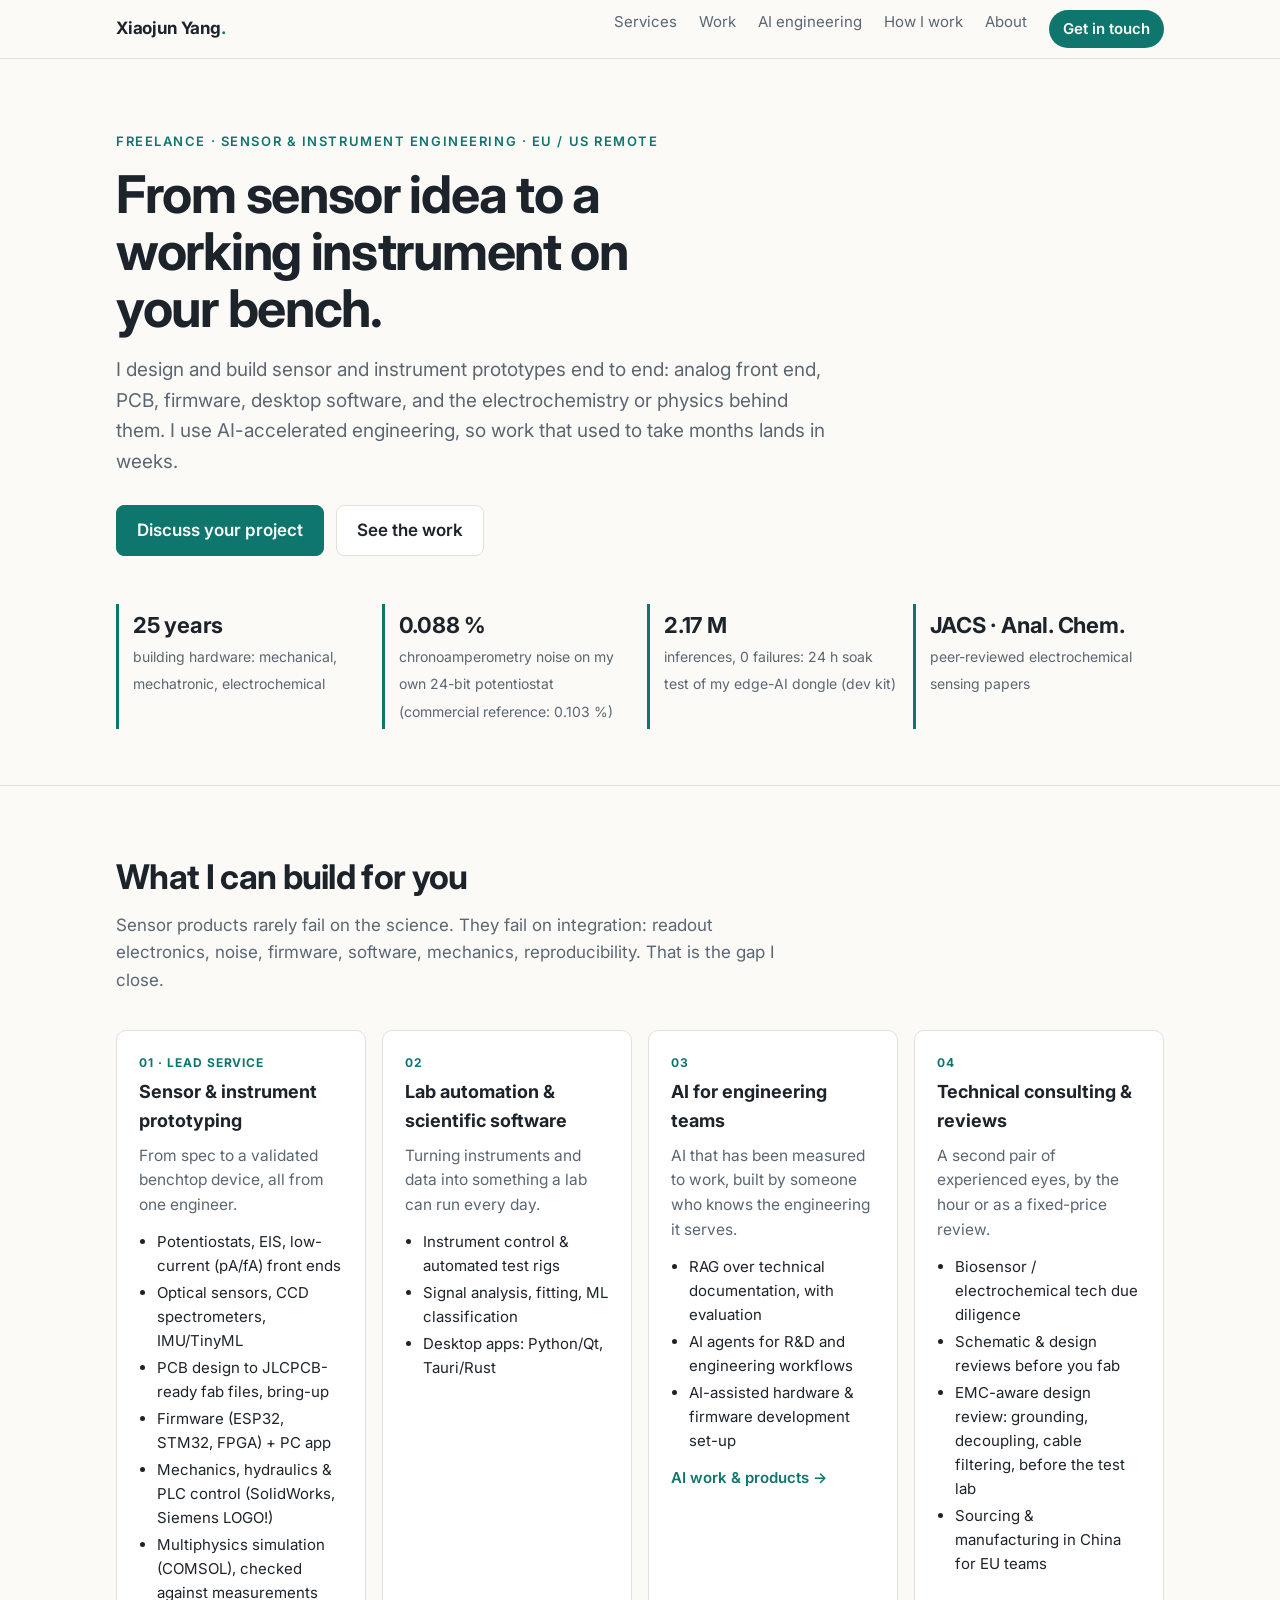
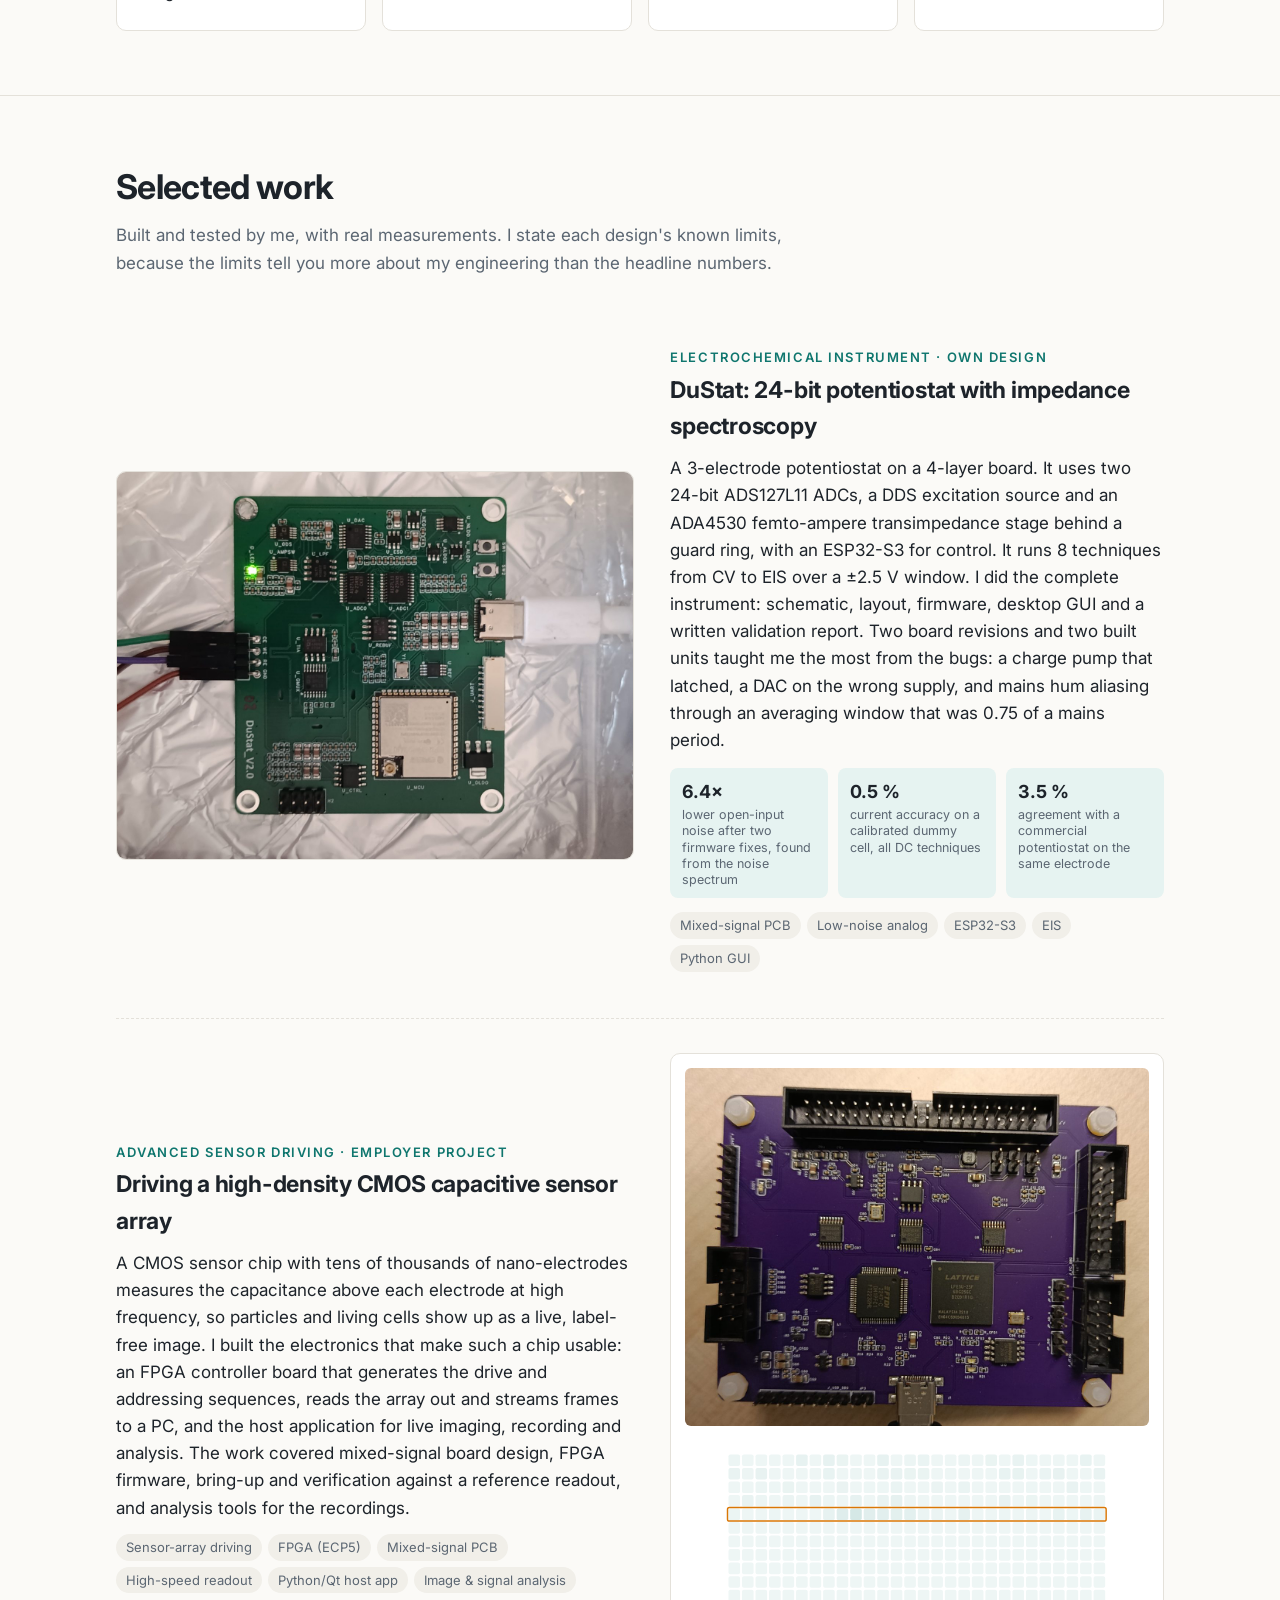
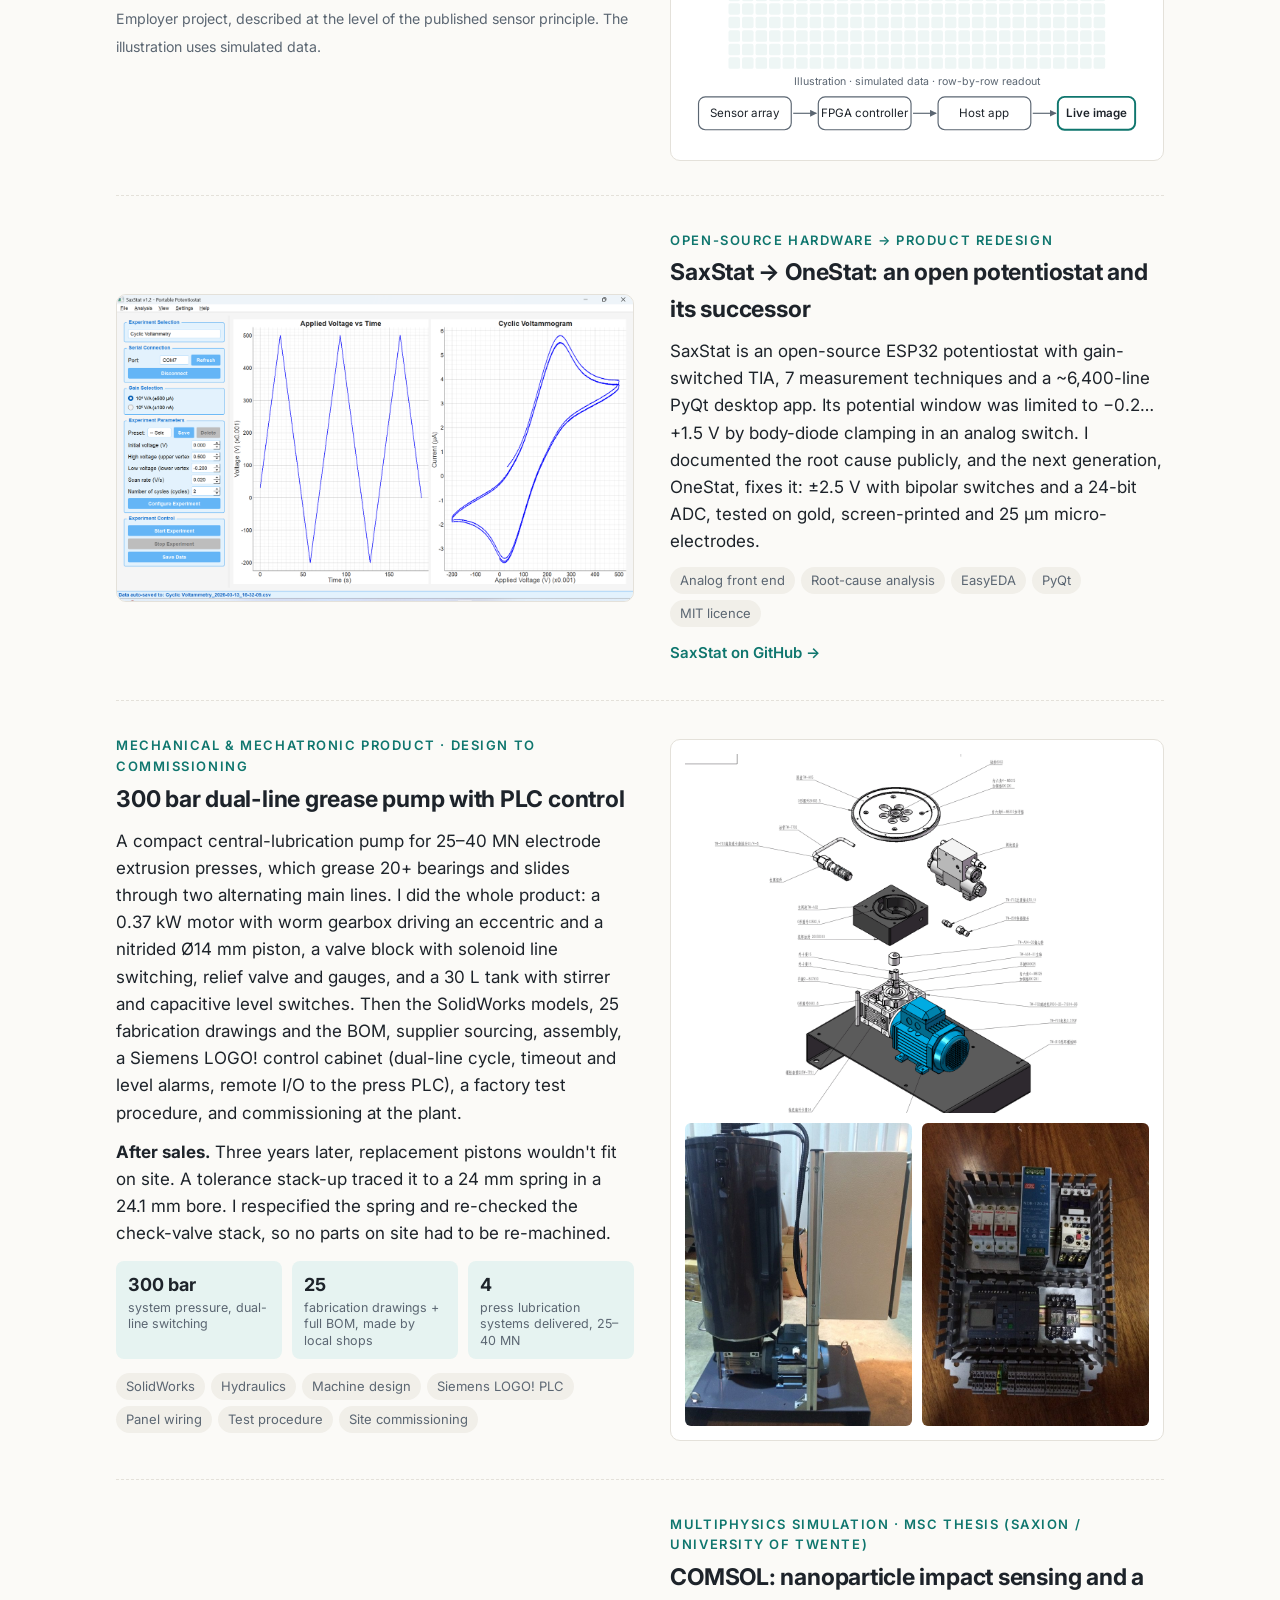
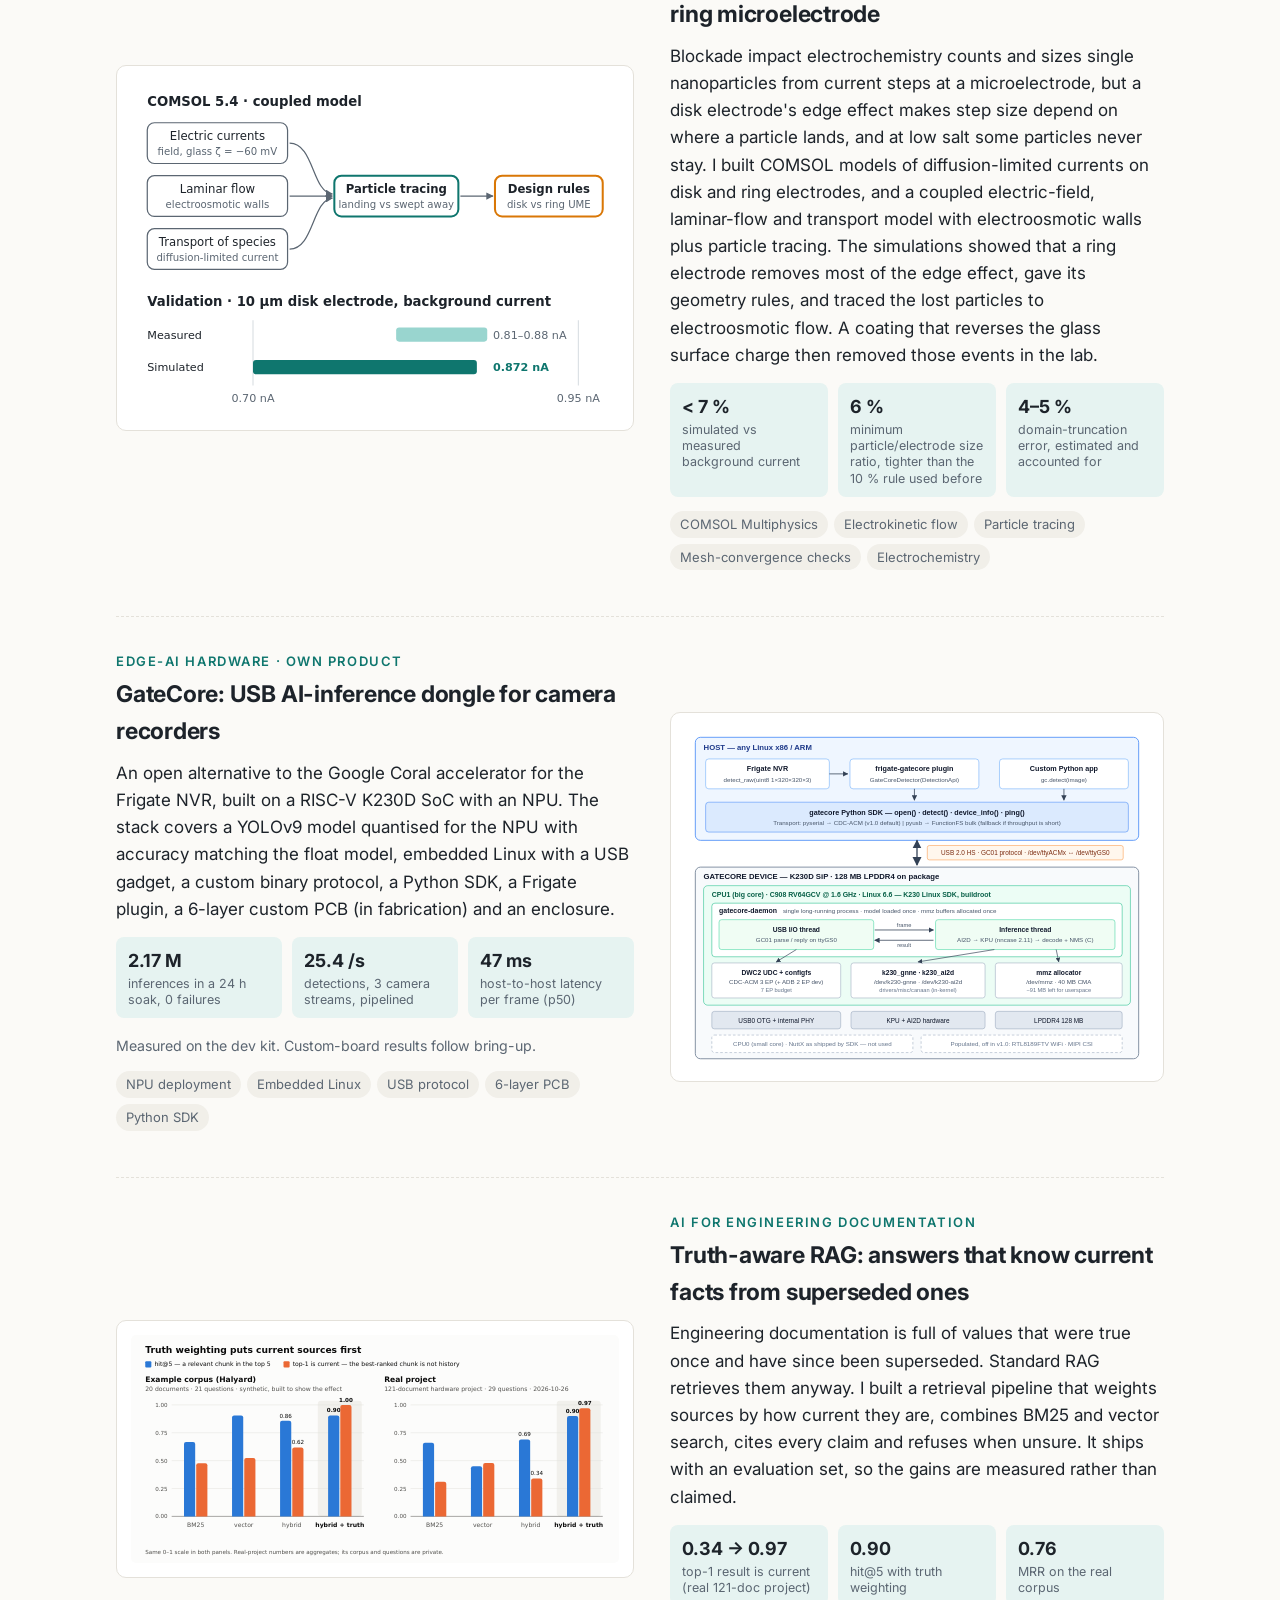
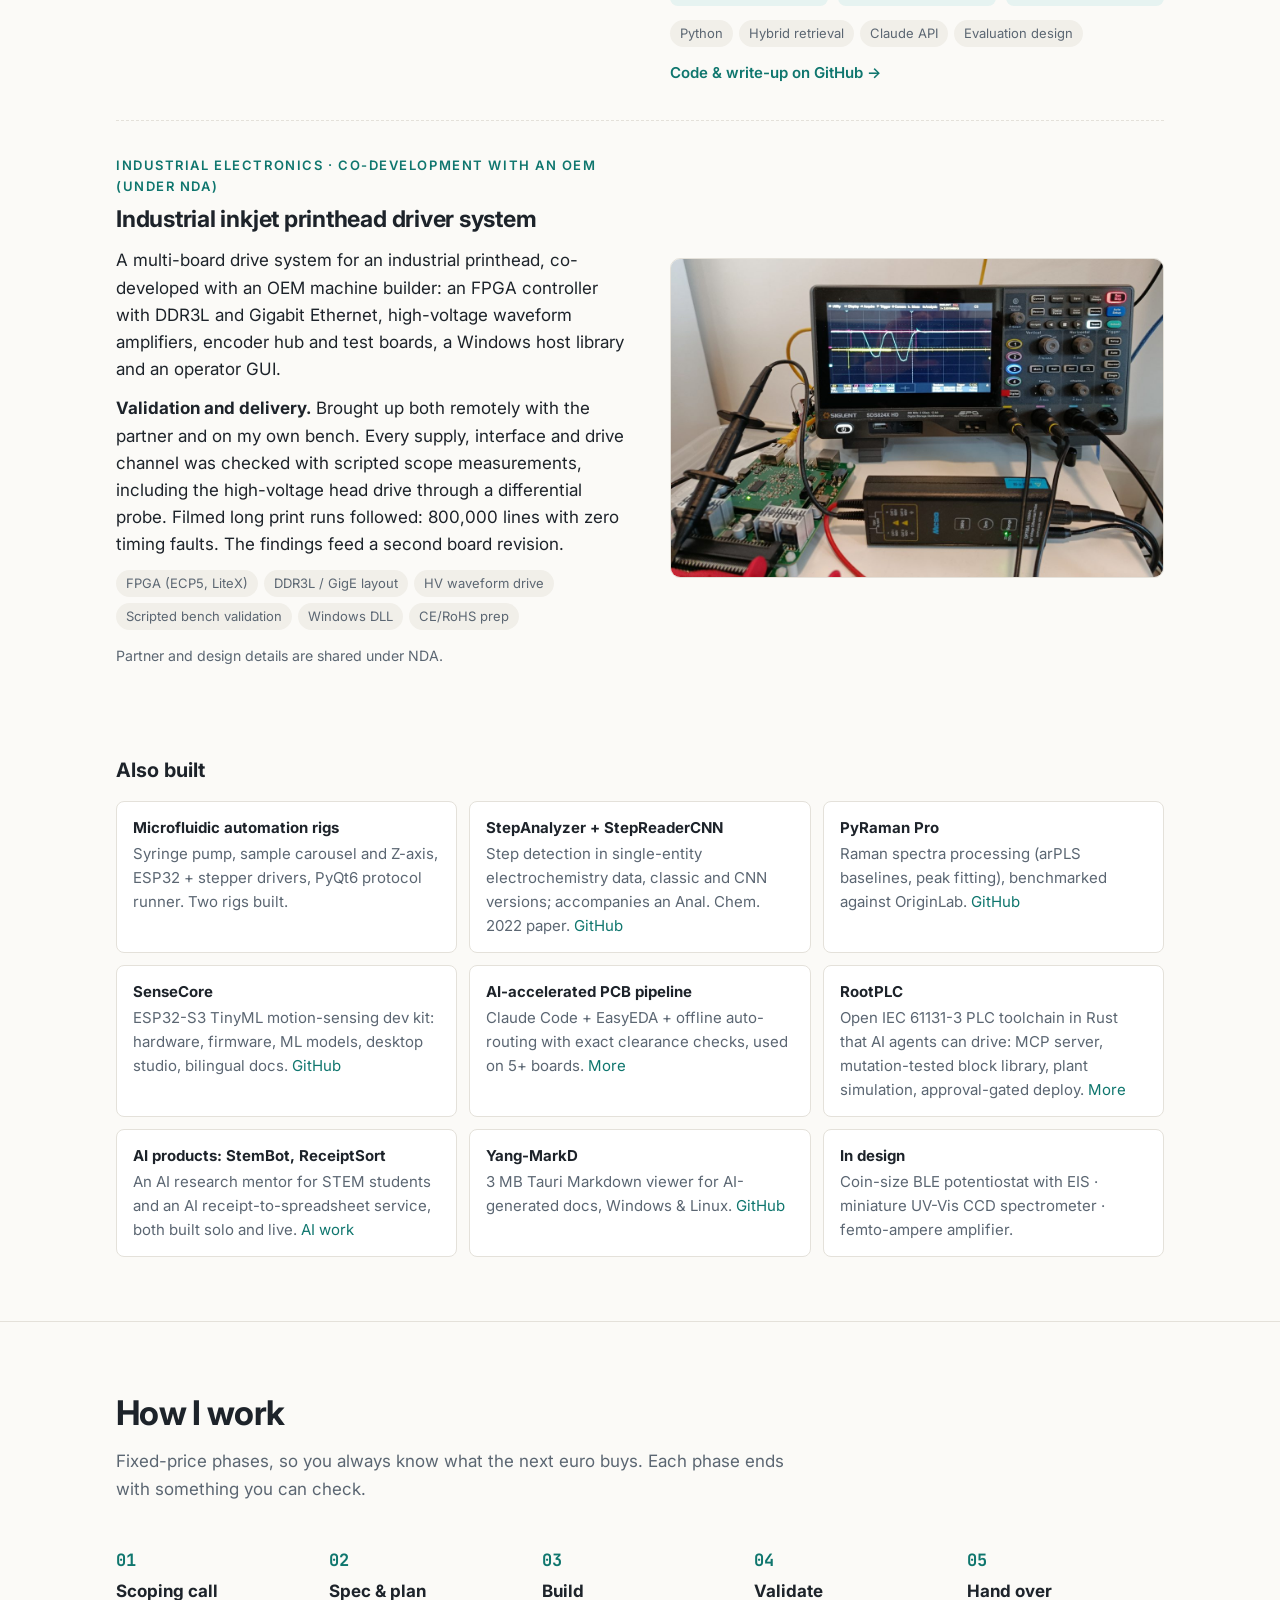
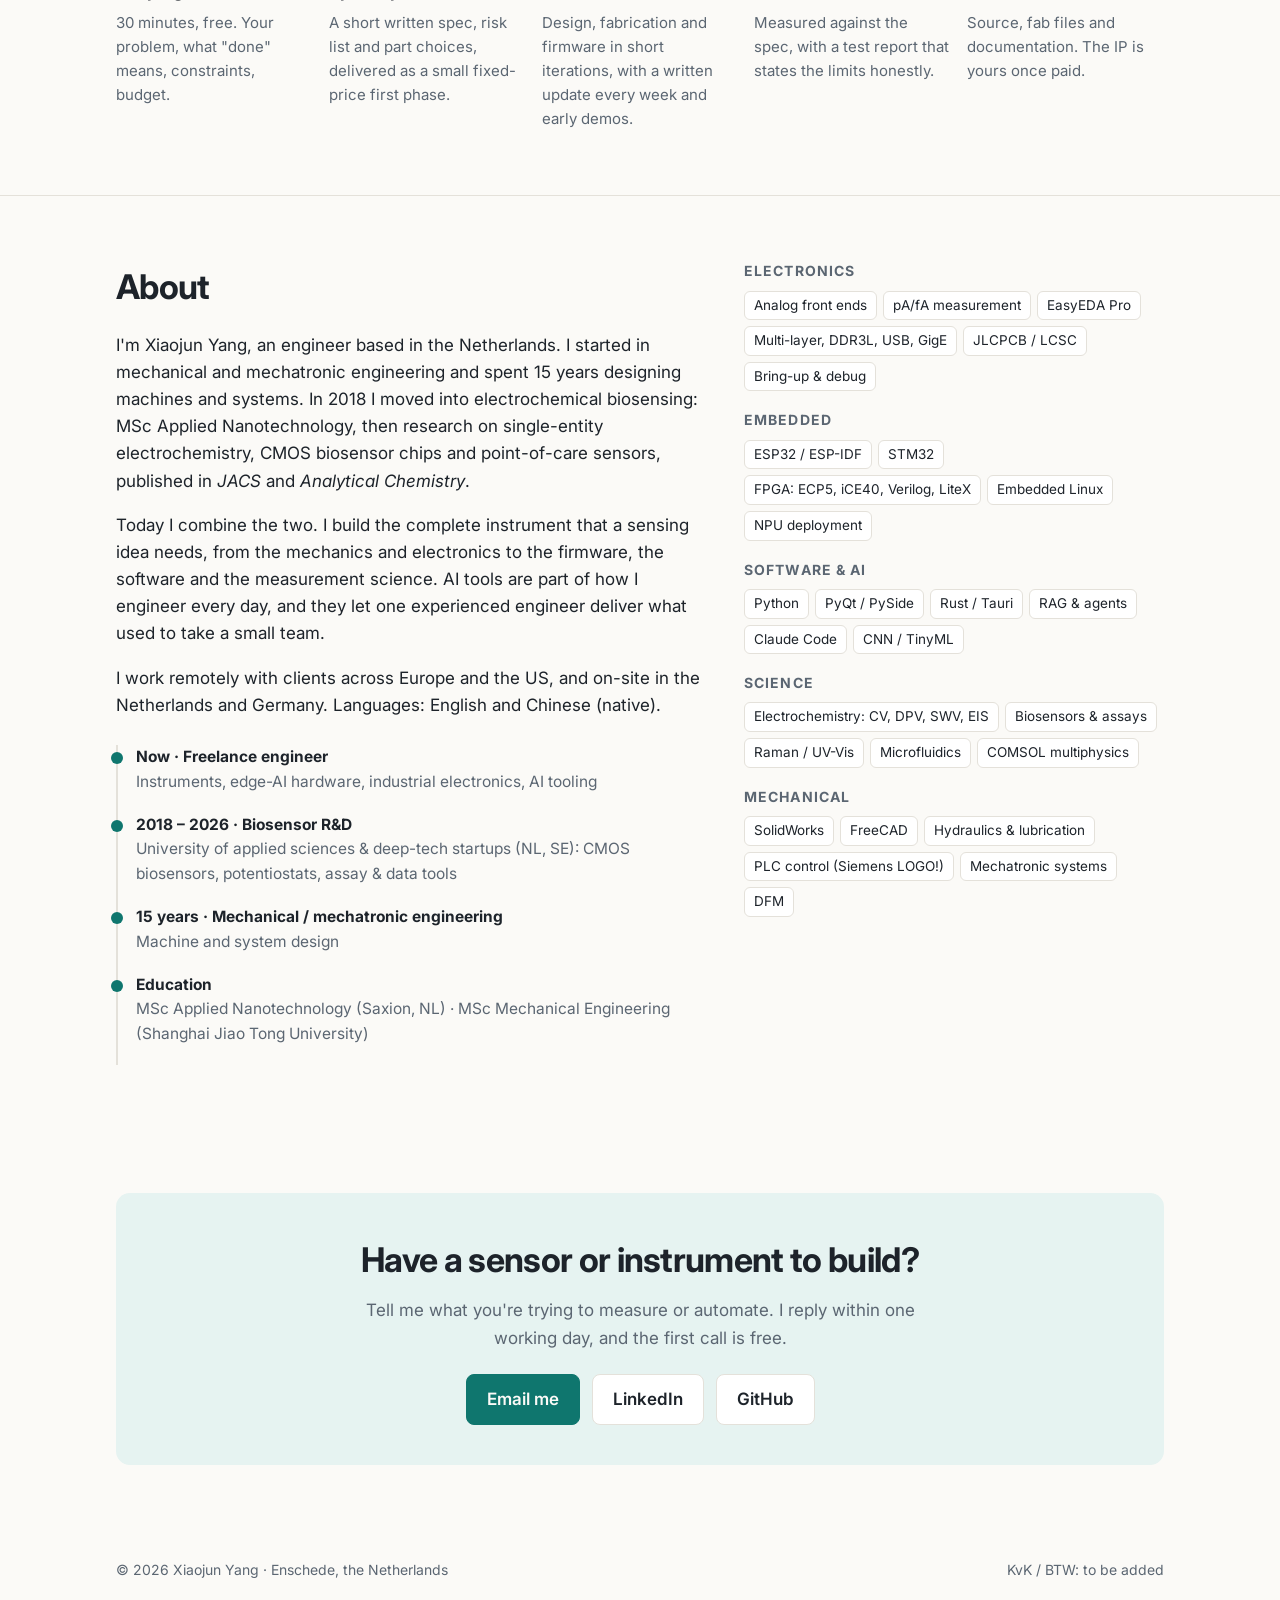
<file: index.html>
<!doctype html>
<html lang="en">
<head>
<meta charset="utf-8">
<meta name="viewport" content="width=device-width, initial-scale=1">
<title>Xiaojun Yang — Sensor & Instrument Engineering</title>
<meta name="description" content="Freelance engineer: I build working sensor and instrument prototypes — electronics, firmware, software and the science behind them. Electrochemical & biosensor instruments, embedded/edge-AI hardware, lab software, AI for engineering teams.">
<meta property="og:title" content="Xiaojun Yang — Sensor & Instrument Engineering">
<meta property="og:description" content="Working sensor and instrument prototypes: PCB, firmware, software and the science behind them. AI-accelerated.">
<meta property="og:image" content="assets/img/dustat-board-3.jpg">
<link rel="preconnect" href="https://fonts.googleapis.com">
<link rel="preconnect" href="https://fonts.gstatic.com" crossorigin>
<link href="https://fonts.googleapis.com/css2?family=Inter:wght@400;600;700&family=JetBrains+Mono:wght@500;700&display=swap" rel="stylesheet">
<link rel="stylesheet" href="style.css">
<link rel="icon" href="data:image/svg+xml,<svg xmlns='http://www.w3.org/2000/svg' viewBox='0 0 32 32'><rect width='32' height='32' rx='7' fill='%230f766e'/><path d='M5 20h5l3-9 4 14 3-9h7' fill='none' stroke='white' stroke-width='2.4' stroke-linecap='round' stroke-linejoin='round'/></svg>">
</head>
<body>

<header class="nav">
  <div class="wrap">
    <a class="brand" href="#">Xiaojun Yang<span>.</span></a>
    <nav class="links">
      <a href="#services">Services</a>
      <a href="#work">Work</a>
      <a href="ai.html">AI engineering</a>
      <a href="#process">How I work</a>
      <a href="#about">About</a>
      <a class="cta" href="#contact">Get in touch</a>
    </nav>
  </div>
</header>

<main>
<!-- HERO -->
<div class="hero">
  <div class="wrap">
    <div class="eyebrow">Freelance · Sensor & instrument engineering · EU / US remote</div>
    <h1>From sensor idea to a working instrument on your bench.</h1>
    <p class="lead">I design and build sensor and instrument prototypes end to end: analog front end, PCB, firmware, desktop software, and the electrochemistry or physics behind them. I use AI-accelerated engineering, so work that used to take months lands in weeks.</p>
    <div class="btns">
      <a class="btn primary" href="#contact">Discuss your project</a>
      <a class="btn" href="#work">See the work</a>
    </div>
    <div class="proof">
      <div><b>25 years</b><small>building hardware: mechanical, mechatronic, electrochemical</small></div>
      <div><b>0.088 %</b><small>chronoamperometry noise on my own 24-bit potentiostat (commercial reference: 0.103 %)</small></div>
      <div><b>2.17 M</b><small>inferences, 0 failures: 24 h soak test of my edge-AI dongle (dev kit)</small></div>
      <div><b>JACS · Anal. Chem.</b><small>peer-reviewed electrochemical sensing papers</small></div>
    </div>
  </div>
</div>

<!-- SERVICES -->
<section id="services">
  <div class="wrap">
    <h2>What I can build for you</h2>
    <p class="sub">Sensor products rarely fail on the science. They fail on integration: readout electronics, noise, firmware, software, mechanics, reproducibility. That is the gap I close.</p>
    <div class="grid4">
      <div class="card">
        <div class="tag">01 · LEAD SERVICE</div>
        <h3>Sensor & instrument prototyping</h3>
        <p>From spec to a validated benchtop device, all from one engineer.</p>
        <ul>
          <li>Potentiostats, EIS, low-current (pA/fA) front ends</li>
          <li>Optical sensors, CCD spectrometers, IMU/TinyML</li>
          <li>PCB design to JLCPCB-ready fab files, bring-up</li>
          <li>Firmware (ESP32, STM32, FPGA) + PC app</li>
          <li>Mechanics, hydraulics & PLC control (SolidWorks, Siemens LOGO!)</li>
          <li>Multiphysics simulation (COMSOL), checked against measurements</li>
        </ul>
      </div>
      <div class="card">
        <div class="tag">02</div>
        <h3>Lab automation & scientific software</h3>
        <p>Turning instruments and data into something a lab can run every day.</p>
        <ul>
          <li>Instrument control & automated test rigs</li>
          <li>Signal analysis, fitting, ML classification</li>
          <li>Desktop apps: Python/Qt, Tauri/Rust</li>
        </ul>
      </div>
      <div class="card">
        <div class="tag">03</div>
        <h3>AI for engineering teams</h3>
        <p>AI that has been measured to work, built by someone who knows the engineering it serves.</p>
        <ul>
          <li>RAG over technical documentation, with evaluation</li>
          <li>AI agents for R&D and engineering workflows</li>
          <li>AI-assisted hardware & firmware development set-up</li>
        </ul>
        <a class="more" href="ai.html" style="display:inline-block;margin-top:10px">AI work & products →</a>
      </div>
      <div class="card">
        <div class="tag">04</div>
        <h3>Technical consulting & reviews</h3>
        <p>A second pair of experienced eyes, by the hour or as a fixed-price review.</p>
        <ul>
          <li>Biosensor / electrochemical tech due diligence</li>
          <li>Schematic & design reviews before you fab</li>
          <li>EMC-aware design review: grounding, decoupling, cable filtering, before the test lab</li>
          <li>Sourcing & manufacturing in China for EU teams</li>
        </ul>
      </div>
    </div>
  </div>
</section>

<!-- WORK -->
<section id="work">
  <div class="wrap">
    <h2>Selected work</h2>
    <p class="sub">Built and tested by me, with real measurements. I state each design's known limits, because the limits tell you more about my engineering than the headline numbers.</p>

    <article class="case">
      <div class="media"><img src="assets/img/dustat-board-3.jpg" alt="DuStat V2.0 potentiostat PCB with ESP32-S3 module, two 24-bit ADCs and a guarded transimpedance stage" loading="lazy"></div>
      <div>
        <div class="eyebrow">Electrochemical instrument · own design</div>
        <h3>DuStat: 24-bit potentiostat with impedance spectroscopy</h3>
        <p>A 3-electrode potentiostat on a 4-layer board. It uses two 24-bit ADS127L11 ADCs, a DDS excitation source and an ADA4530 femto-ampere transimpedance stage behind a guard ring, with an ESP32-S3 for control. It runs 8 techniques from CV to EIS over a ±2.5 V window. I did the complete instrument: schematic, layout, firmware, desktop GUI and a written validation report. Two board revisions and two built units taught me the most from the bugs: a charge pump that latched, a DAC on the wrong supply, and mains hum aliasing through an averaging window that was 0.75 of a mains period.</p>
        <div class="kpis">
          <div><b>6.4×</b><small>lower open-input noise after two firmware fixes, found from the noise spectrum</small></div>
          <div><b>0.5 %</b><small>current accuracy on a calibrated dummy cell, all DC techniques</small></div>
          <div><b>3.5 %</b><small>agreement with a commercial potentiostat on the same electrode</small></div>
        </div>
        <div class="chips"><span>Mixed-signal PCB</span><span>Low-noise analog</span><span>ESP32-S3</span><span>EIS</span><span>Python GUI</span></div>
      </div>
    </article>

    <article class="case flip">
      <div class="media pad">
        <img src="assets/img/sensor-array-controller.jpg" alt="FPGA controller board for a CMOS sensor array: Lattice ECP5 FPGA, USB interface, DAC and ADC channels and ribbon-cable connectors to the sensor board" loading="lazy" style="border-radius:6px;margin-bottom:12px">
        <svg id="array-anim" viewBox="0 0 480 318" role="img" aria-label="Illustration with simulated data: a sensor array is scanned row by row and builds a live image of particles drifting over the electrodes; below, the chain from sensor array to FPGA controller to host application to live image" style="display:block;width:100%;height:auto">
          <defs><marker id="arr-anim-head" viewBox="0 0 10 10" refX="9" refY="5" markerWidth="6" markerHeight="6" orient="auto"><path d="M0 0L10 5L0 10z" fill="#5b6672"/></marker></defs>
          <g id="array-grid"></g>
          <rect id="array-scan" x="44" y="16" width="392" height="14" fill="none" stroke="#d97706" stroke-width="1.5" rx="2"/>
          <g font-family="Inter, system-ui, sans-serif" font-size="12" fill="#1d232a" text-anchor="middle">
            <g fill="none" stroke="#5b6672" stroke-width="1.2">
              <rect x="14" y="268" width="96" height="34" rx="7"/><rect x="138" y="268" width="96" height="34" rx="7"/>
              <rect x="262" y="268" width="96" height="34" rx="7"/><rect x="386" y="268" width="80" height="34" rx="7" stroke="#0f766e" stroke-width="2"/>
              <path d="M112 285H136" marker-end="url(#arr-anim-head)"/><path d="M236 285H260" marker-end="url(#arr-anim-head)"/><path d="M360 285H384" marker-end="url(#arr-anim-head)"/>
            </g>
            <text x="62" y="289">Sensor array</text><text x="186" y="289">FPGA controller</text>
            <text x="310" y="289">Host app</text><text x="426" y="289" font-weight="600">Live image</text>
            <text x="240" y="256" font-size="11" fill="#5b6672">Illustration · simulated data · row-by-row readout</text>
          </g>
        </svg>
        <script>
        (function () {
          var svg = document.getElementById('array-anim'); if (!svg) return;
          var COLS = 28, ROWS = 16, S = 14, X0 = 44, Y0 = 16, NS = 'http://www.w3.org/2000/svg';
          var grid = document.getElementById('array-grid'), scan = document.getElementById('array-scan');
          var cells = [], lo = [238, 246, 245], hi = [15, 118, 110];
          for (var r = 0; r < ROWS; r++) for (var c = 0; c < COLS; c++) {
            var p = document.createElementNS(NS, 'rect');
            p.setAttribute('x', X0 + c * S + 1); p.setAttribute('y', Y0 + r * S + 1);
            p.setAttribute('width', S - 2); p.setAttribute('height', S - 2); p.setAttribute('rx', 2);
            p.setAttribute('fill', 'rgb(238,246,245)'); grid.appendChild(p); cells.push(p);
          }
          // simulated particles: centre (in pixel units), radius, path
          function particles(t) {
            return [
              { x: 14 + 10 * Math.sin(t * 0.21), y: 8 + 4.5 * Math.sin(t * 0.33 + 1), r: 2.6 },
              { x: 14 + 11 * Math.cos(t * 0.15 + 2), y: 8 + 5 * Math.sin(t * 0.19), r: 1.7 },
              { x: ((t * 1.1) % (COLS + 8)) - 4, y: 3 + 1.5 * Math.sin(t * 0.7), r: 1.1 }
            ];
          }
          function value(c, r, ps) {
            var v = 0;
            for (var i = 0; i < ps.length; i++) {
              var dx = c + 0.5 - ps[i].x, dy = r + 0.5 - ps[i].y;
              v += Math.exp(-(dx * dx + dy * dy) / (2 * ps[i].r * ps[i].r));
            }
            v = Math.min(1, v) + (Math.random() - 0.5) * 0.06;
            return Math.max(0, Math.min(1, v));
          }
          function shade(v) {
            return 'rgb(' + [0, 1, 2].map(function (k) { return Math.round(lo[k] + (hi[k] - lo[k]) * v); }).join(',') + ')';
          }
          function writeRow(r, t) {
            var ps = particles(t);
            for (var c = 0; c < COLS; c++) cells[r * COLS + c].setAttribute('fill', shade(value(c, r, ps)));
          }
          var reduce = window.matchMedia && window.matchMedia('(prefers-reduced-motion: reduce)').matches;
          if (reduce) { for (var r0 = 0; r0 < ROWS; r0++) writeRow(r0, 6); scan.style.display = 'none'; return; }
          var row = 0, t = 0, last = 0, visible = true, ROW_MS = 45;
          if ('IntersectionObserver' in window) new IntersectionObserver(function (e) { visible = e[0].isIntersecting; }).observe(svg);
          function tick(now) {
            if (visible && now - last > ROW_MS) {
              last = now; writeRow(row, t);
              scan.setAttribute('y', Y0 + row * S);
              row = (row + 1) % ROWS; t += 0.06;
            }
            requestAnimationFrame(tick);
          }
          requestAnimationFrame(tick);
        })();
        </script>
      </div>
      <div>
        <div class="eyebrow">Advanced sensor driving · employer project</div>
        <h3>Driving a high-density CMOS capacitive sensor array</h3>
        <p>A CMOS sensor chip with tens of thousands of nano-electrodes measures the capacitance above each electrode at high frequency, so particles and living cells show up as a live, label-free image. I built the electronics that make such a chip usable: an FPGA controller board that generates the drive and addressing sequences, reads the array out and streams frames to a PC, and the host application for live imaging, recording and analysis. The work covered mixed-signal board design, FPGA firmware, bring-up and verification against a reference readout, and analysis tools for the recordings.</p>
        <div class="chips"><span>Sensor-array driving</span><span>FPGA (ECP5)</span><span>Mixed-signal PCB</span><span>High-speed readout</span><span>Python/Qt host app</span><span>Image & signal analysis</span></div>
        <p><small style="color:var(--muted)">Employer project, described at the level of the published sensor principle. The illustration uses simulated data.</small></p>
      </div>
    </article>

    <article class="case">
      <div class="media"><img src="assets/img/saxstat-cv.png" alt="SaxStat desktop application showing a cyclic voltammogram of ferrocene" loading="lazy"></div>
      <div>
        <div class="eyebrow">Open-source hardware → product redesign</div>
        <h3>SaxStat → OneStat: an open potentiostat and its successor</h3>
        <p>SaxStat is an open-source ESP32 potentiostat with gain-switched TIA, 7 measurement techniques and a ~6,400-line PyQt desktop app. Its potential window was limited to −0.2…+1.5 V by body-diode clamping in an analog switch. I documented the root cause publicly, and the next generation, OneStat, fixes it: ±2.5 V with bipolar switches and a 24-bit ADC, tested on gold, screen-printed and 25 µm micro-electrodes.</p>
        <div class="chips"><span>Analog front end</span><span>Root-cause analysis</span><span>EasyEDA</span><span>PyQt</span><span>MIT licence</span></div>
        <a class="more" href="https://github.com/xiaojunyang0805/SaxStat">SaxStat on GitHub →</a>
      </div>
    </article>

    <article class="case flip">
      <div class="media pad">
        <img src="assets/img/minitwin-exploded.png" alt="Exploded CAD view of the dual-line pump body: motor, worm gearbox, shaft and eccentric, main block, piston assembly, directional valve block and tank disc" loading="lazy" style="border-radius:6px">
        <div style="display:grid;grid-template-columns:1fr 1fr;gap:10px;margin-top:10px">
          <img src="assets/img/minitwin-unit.jpg" alt="Built pump unit with 30 litre grease tank and wall-mounted control cabinet in the workshop" loading="lazy" style="border-radius:6px">
          <img src="assets/img/minitwin-cabinet.jpg" alt="Control cabinet wiring: breakers, 24 V supply, Siemens LOGO! PLC and motor contactor" loading="lazy" style="border-radius:6px">
        </div>
      </div>
      <div>
        <div class="eyebrow">Mechanical & mechatronic product · design to commissioning</div>
        <h3>300 bar dual-line grease pump with PLC control</h3>
        <p>A compact central-lubrication pump for 25–40 MN electrode extrusion presses, which grease 20+ bearings and slides through two alternating main lines. I did the whole product: a 0.37 kW motor with worm gearbox driving an eccentric and a nitrided Ø14 mm piston, a valve block with solenoid line switching, relief valve and gauges, and a 30 L tank with stirrer and capacitive level switches. Then the SolidWorks models, 25 fabrication drawings and the BOM, supplier sourcing, assembly, a Siemens LOGO! control cabinet (dual-line cycle, timeout and level alarms, remote I/O to the press PLC), a factory test procedure, and commissioning at the plant.</p>
        <p><b>After sales.</b> Three years later, replacement pistons wouldn't fit on site. A tolerance stack-up traced it to a 24 mm spring in a 24.1 mm bore. I respecified the spring and re-checked the check-valve stack, so no parts on site had to be re-machined.</p>
        <div class="kpis">
          <div><b>300 bar</b><small>system pressure, dual-line switching</small></div>
          <div><b>25</b><small>fabrication drawings + full BOM, made by local shops</small></div>
          <div><b>4</b><small>press lubrication systems delivered, 25–40 MN</small></div>
        </div>
        <div class="chips"><span>SolidWorks</span><span>Hydraulics</span><span>Machine design</span><span>Siemens LOGO! PLC</span><span>Panel wiring</span><span>Test procedure</span><span>Site commissioning</span></div>
      </div>
    </article>

    <article class="case">
      <div class="media pad"><img src="assets/img/comsol-model-validation.svg" alt="COMSOL model chain (electric currents, laminar flow and species transport feeding particle tracing) and a validation chart: simulated 0.872 nA inside the measured 0.81 to 0.88 nA" loading="lazy"></div>
      <div>
        <div class="eyebrow">Multiphysics simulation · MSc thesis (Saxion / University of Twente)</div>
        <h3>COMSOL: nanoparticle impact sensing and a ring microelectrode</h3>
        <p>Blockade impact electrochemistry counts and sizes single nanoparticles from current steps at a microelectrode, but a disk electrode's edge effect makes step size depend on where a particle lands, and at low salt some particles never stay. I built COMSOL models of diffusion-limited currents on disk and ring electrodes, and a coupled electric-field, laminar-flow and transport model with electroosmotic walls plus particle tracing. The simulations showed that a ring electrode removes most of the edge effect, gave its geometry rules, and traced the lost particles to electroosmotic flow. A coating that reverses the glass surface charge then removed those events in the lab.</p>
        <div class="kpis">
          <div><b>&lt; 7 %</b><small>simulated vs measured background current</small></div>
          <div><b>6 %</b><small>minimum particle/electrode size ratio, tighter than the 10 % rule used before</small></div>
          <div><b>4–5 %</b><small>domain-truncation error, estimated and accounted for</small></div>
        </div>
        <div class="chips"><span>COMSOL Multiphysics</span><span>Electrokinetic flow</span><span>Particle tracing</span><span>Mesh-convergence checks</span><span>Electrochemistry</span></div>
      </div>
    </article>

    <article class="case flip">
      <div class="media pad"><img src="assets/img/gatecore-sys_01_overview.svg" alt="GateCore system overview: Frigate NVR host plugin, Python SDK, USB protocol and K230D device with NPU" loading="lazy"></div>
      <div>
        <div class="eyebrow">Edge-AI hardware · own product</div>
        <h3>GateCore: USB AI-inference dongle for camera recorders</h3>
        <p>An open alternative to the Google Coral accelerator for the Frigate NVR, built on a RISC-V K230D SoC with an NPU. The stack covers a YOLOv9 model quantised for the NPU with accuracy matching the float model, embedded Linux with a USB gadget, a custom binary protocol, a Python SDK, a Frigate plugin, a 6-layer custom PCB (in fabrication) and an enclosure.</p>
        <div class="kpis">
          <div><b>2.17 M</b><small>inferences in a 24 h soak, 0 failures</small></div>
          <div><b>25.4 /s</b><small>detections, 3 camera streams, pipelined</small></div>
          <div><b>47 ms</b><small>host-to-host latency per frame (p50)</small></div>
        </div>
        <p><small style="color:var(--muted)">Measured on the dev kit. Custom-board results follow bring-up.</small></p>
        <div class="chips"><span>NPU deployment</span><span>Embedded Linux</span><span>USB protocol</span><span>6-layer PCB</span><span>Python SDK</span></div>
      </div>
    </article>

    <article class="case">
      <div class="media pad"><img src="assets/img/rag-ablation.svg" alt="Bar charts: truth-aware retrieval raises hit@5 and top-1-is-current on example and real corpora" loading="lazy"></div>
      <div>
        <div class="eyebrow">AI for engineering documentation</div>
        <h3>Truth-aware RAG: answers that know current facts from superseded ones</h3>
        <p>Engineering documentation is full of values that were true once and have since been superseded. Standard RAG retrieves them anyway. I built a retrieval pipeline that weights sources by how current they are, combines BM25 and vector search, cites every claim and refuses when unsure. It ships with an evaluation set, so the gains are measured rather than claimed.</p>
        <div class="kpis">
          <div><b>0.34 → 0.97</b><small>top-1 result is current (real 121-doc project)</small></div>
          <div><b>0.90</b><small>hit@5 with truth weighting</small></div>
          <div><b>0.76</b><small>MRR on the real corpus</small></div>
        </div>
        <div class="chips"><span>Python</span><span>Hybrid retrieval</span><span>Claude API</span><span>Evaluation design</span></div>
        <a class="more" href="https://github.com/xiaojunyang0805/RAG_demo_pub">Code & write-up on GitHub →</a>
      </div>
    </article>

    <article class="case flip">
      <div class="media"><img src="assets/img/printhead-bench-scope.jpg" alt="In-house bench test of the printhead driver: oscilloscope showing a multi-pulse head drive waveform, high-voltage differential probe and the driver boards" loading="lazy"></div>
      <div>
        <div class="eyebrow">Industrial electronics · co-development with an OEM (under NDA)</div>
        <h3>Industrial inkjet printhead driver system</h3>
        <p>A multi-board drive system for an industrial printhead, co-developed with an OEM machine builder: an FPGA controller with DDR3L and Gigabit Ethernet, high-voltage waveform amplifiers, encoder hub and test boards, a Windows host library and an operator GUI.</p>
        <p><b>Validation and delivery.</b> Brought up both remotely with the partner and on my own bench. Every supply, interface and drive channel was checked with scripted scope measurements, including the high-voltage head drive through a differential probe. Filmed long print runs followed: 800,000 lines with zero timing faults. The findings feed a second board revision.</p>
        <div class="chips"><span>FPGA (ECP5, LiteX)</span><span>DDR3L / GigE layout</span><span>HV waveform drive</span><span>Scripted bench validation</span><span>Windows DLL</span><span>CE/RoHS prep</span></div>
        <p><small style="color:var(--muted)">Partner and design details are shared under NDA.</small></p>
      </div>
    </article>

    <h3 style="margin:40px 0 14px">Also built</h3>
    <div class="also">
      <div><b>Microfluidic automation rigs</b><span>Syringe pump, sample carousel and Z-axis, ESP32 + stepper drivers, PyQt6 protocol runner. Two rigs built.</span></div>
      <div><b>StepAnalyzer + StepReaderCNN</b><span>Step detection in single-entity electrochemistry data, classic and CNN versions; accompanies an Anal. Chem. 2022 paper. <a href="https://github.com/xiaojunyang0805/2024_StepAnalyzer">GitHub</a></span></div>
      <div><b>PyRaman Pro</b><span>Raman spectra processing (arPLS baselines, peak fitting), benchmarked against OriginLab. <a href="https://github.com/xiaojunyang0805/PyRaman_Pro">GitHub</a></span></div>
      <div><b>SenseCore</b><span>ESP32-S3 TinyML motion-sensing dev kit: hardware, firmware, ML models, desktop studio, bilingual docs. <a href="https://github.com/HardCore-Electronics/SenseCore">GitHub</a></span></div>
      <div><b>AI-accelerated PCB pipeline</b><span>Claude Code + EasyEDA + offline auto-routing with exact clearance checks, used on 5+ boards. <a href="ai.html#work">More</a></span></div>
      <div><b>RootPLC</b><span>Open IEC 61131-3 PLC toolchain in Rust that AI agents can drive: MCP server, mutation-tested block library, plant simulation, approval-gated deploy. <a href="ai.html#work">More</a></span></div>
      <div><b>AI products: StemBot, ReceiptSort</b><span>An AI research mentor for STEM students and an AI receipt-to-spreadsheet service, both built solo and live. <a href="ai.html#work">AI work</a></span></div>
      <div><b>Yang-MarkD</b><span>3 MB Tauri Markdown viewer for AI-generated docs, Windows & Linux. <a href="https://github.com/xiaojunyang0805/Yang-MarkD">GitHub</a></span></div>
      <div><b>In design</b><span>Coin-size BLE potentiostat with EIS · miniature UV-Vis CCD spectrometer · femto-ampere amplifier.</span></div>
    </div>
  </div>
</section>

<!-- PROCESS -->
<section id="process">
  <div class="wrap">
    <h2>How I work</h2>
    <p class="sub">Fixed-price phases, so you always know what the next euro buys. Each phase ends with something you can check.</p>
    <div class="steps">
      <div><h4>Scoping call</h4><p>30 minutes, free. Your problem, what "done" means, constraints, budget.</p></div>
      <div><h4>Spec & plan</h4><p>A short written spec, risk list and part choices, delivered as a small fixed-price first phase.</p></div>
      <div><h4>Build</h4><p>Design, fabrication and firmware in short iterations, with a written update every week and early demos.</p></div>
      <div><h4>Validate</h4><p>Measured against the spec, with a test report that states the limits honestly.</p></div>
      <div><h4>Hand over</h4><p>Source, fab files and documentation. The IP is yours once paid.</p></div>
    </div>
  </div>
</section>

<!-- ABOUT -->
<section id="about">
  <div class="wrap about">
    <div>
      <h2>About</h2>
      <p>I'm Xiaojun Yang, an engineer based in the Netherlands. I started in mechanical and mechatronic engineering and spent 15 years designing machines and systems. In 2018 I moved into electrochemical biosensing: MSc Applied Nanotechnology, then research on single-entity electrochemistry, CMOS biosensor chips and point-of-care sensors, published in <i>JACS</i> and <i>Analytical Chemistry</i>.</p>
      <p>Today I combine the two. I build the complete instrument that a sensing idea needs, from the mechanics and electronics to the firmware, the software and the measurement science. AI tools are part of how I engineer every day, and they let one experienced engineer deliver what used to take a small team.</p>
      <p>I work remotely with clients across Europe and the US, and on-site in the Netherlands and Germany. Languages: English and Chinese (native).</p>
      <ul class="timeline" style="margin-top:26px">
        <li><b>Now · Freelance engineer</b><span>Instruments, edge-AI hardware, industrial electronics, AI tooling</span></li>
        <li><b>2018 – 2026 · Biosensor R&D</b><span>University of applied sciences & deep-tech startups (NL, SE): CMOS biosensors, potentiostats, assay & data tools</span></li>
        <li><b>15 years · Mechanical / mechatronic engineering</b><span>Machine and system design</span></li>
        <li><b>Education</b><span>MSc Applied Nanotechnology (Saxion, NL) · MSc Mechanical Engineering (Shanghai Jiao Tong University)</span></li>
      </ul>
    </div>
    <div>
      <div class="stack-group"><h4>Electronics</h4><div class="stack"><span>Analog front ends</span><span>pA/fA measurement</span><span>EasyEDA Pro</span><span>Multi-layer, DDR3L, USB, GigE</span><span>JLCPCB / LCSC</span><span>Bring-up & debug</span></div></div>
      <div class="stack-group"><h4>Embedded</h4><div class="stack"><span>ESP32 / ESP-IDF</span><span>STM32</span><span>FPGA: ECP5, iCE40, Verilog, LiteX</span><span>Embedded Linux</span><span>NPU deployment</span></div></div>
      <div class="stack-group"><h4>Software & AI</h4><div class="stack"><span>Python</span><span>PyQt / PySide</span><span>Rust / Tauri</span><span>RAG & agents</span><span>Claude Code</span><span>CNN / TinyML</span></div></div>
      <div class="stack-group"><h4>Science</h4><div class="stack"><span>Electrochemistry: CV, DPV, SWV, EIS</span><span>Biosensors & assays</span><span>Raman / UV-Vis</span><span>Microfluidics</span><span>COMSOL multiphysics</span></div></div>
      <div class="stack-group"><h4>Mechanical</h4><div class="stack"><span>SolidWorks</span><span>FreeCAD</span><span>Hydraulics & lubrication</span><span>PLC control (Siemens LOGO!)</span><span>Mechatronic systems</span><span>DFM</span></div></div>
    </div>
  </div>
</section>

<!-- CONTACT -->
<section id="contact" style="border-top:0">
  <div class="wrap">
    <div class="contact">
      <h2>Have a sensor or instrument to build?</h2>
      <p>Tell me what you're trying to measure or automate. I reply within one working day, and the first call is free.</p>
      <div class="btns">
        <a class="btn primary" href="mailto:xiaojunyang0805@gmail.com?subject=Project%20enquiry">Email me</a>
        <a class="btn" href="https://www.linkedin.com/in/xiaojun-yang-5066b0114">LinkedIn</a>
        <a class="btn" href="https://github.com/xiaojunyang0805">GitHub</a>
      </div>
    </div>
  </div>
</section>
</main>

<footer>
  <div class="wrap">
    <span>© 2026 Xiaojun Yang · Enschede, the Netherlands</span>
    <span>KvK / BTW: to be added</span>
  </div>
</footer>
</body>
</html>
</file>
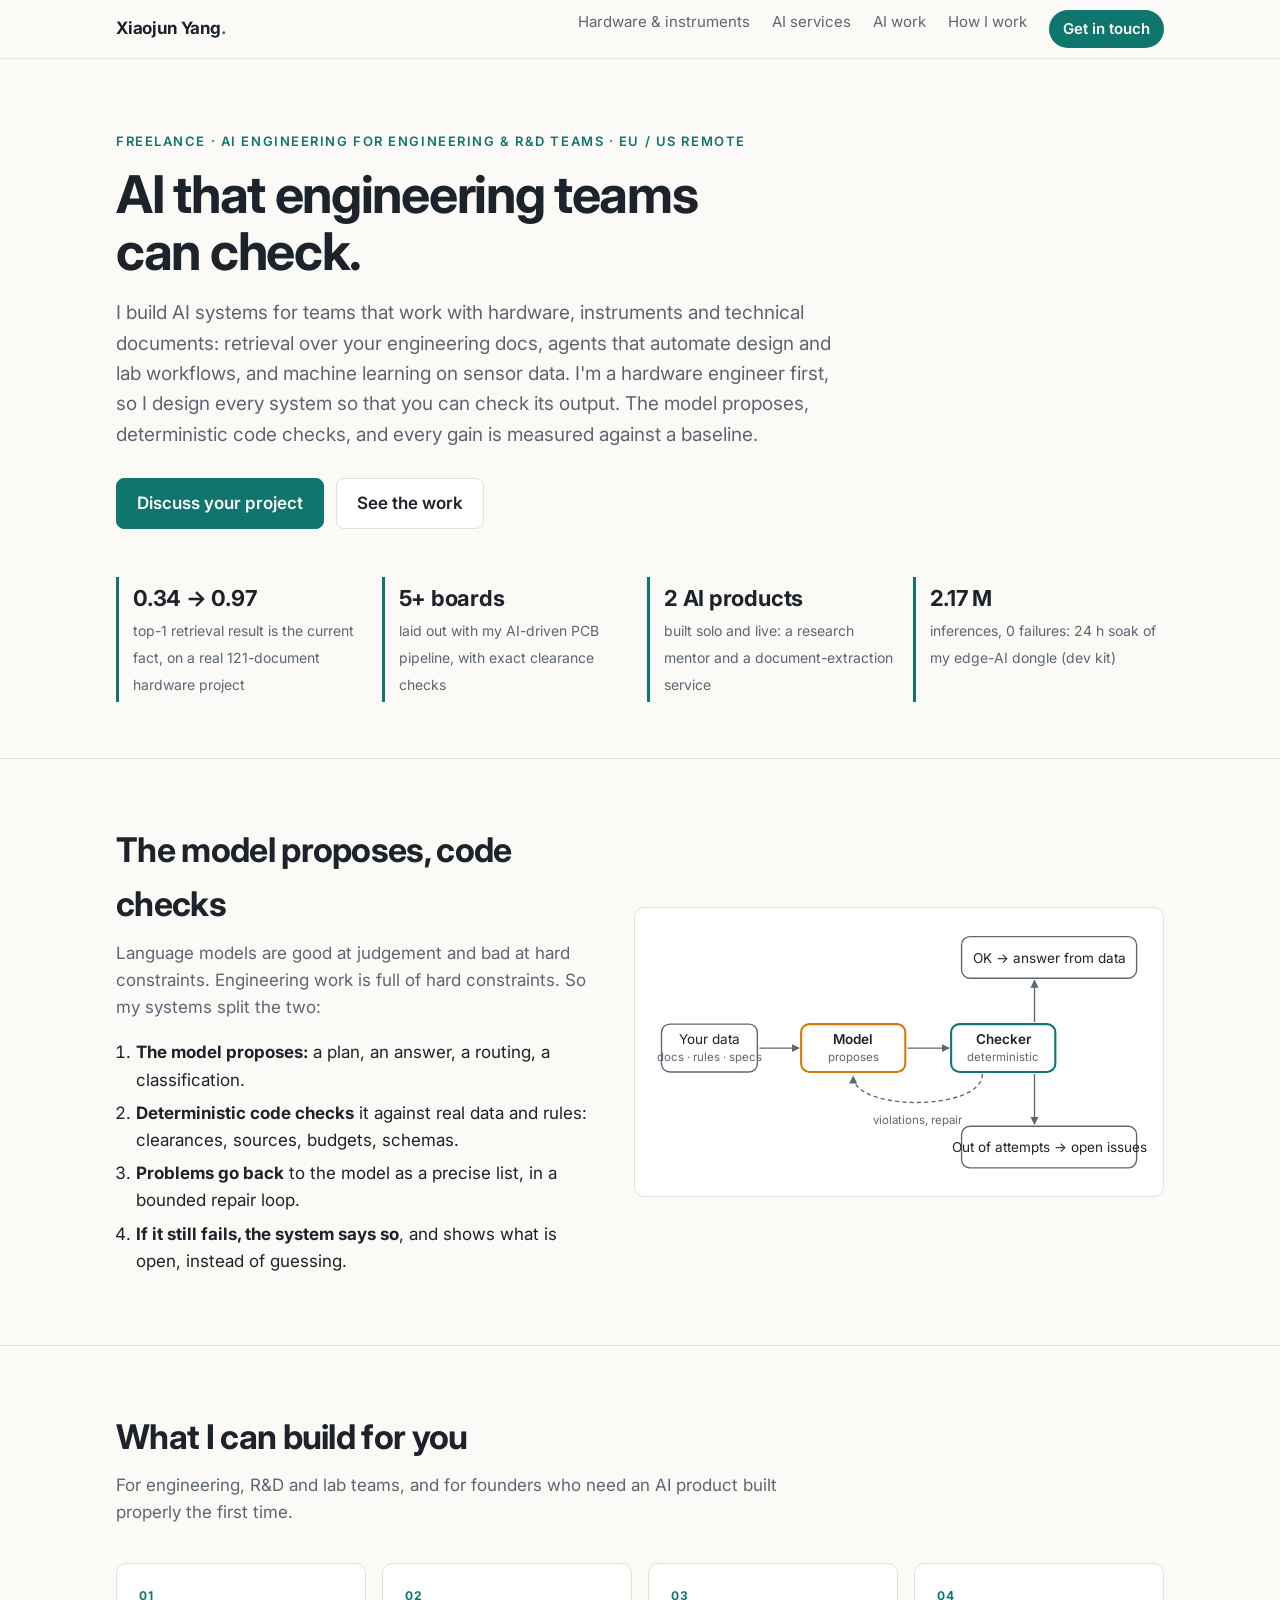
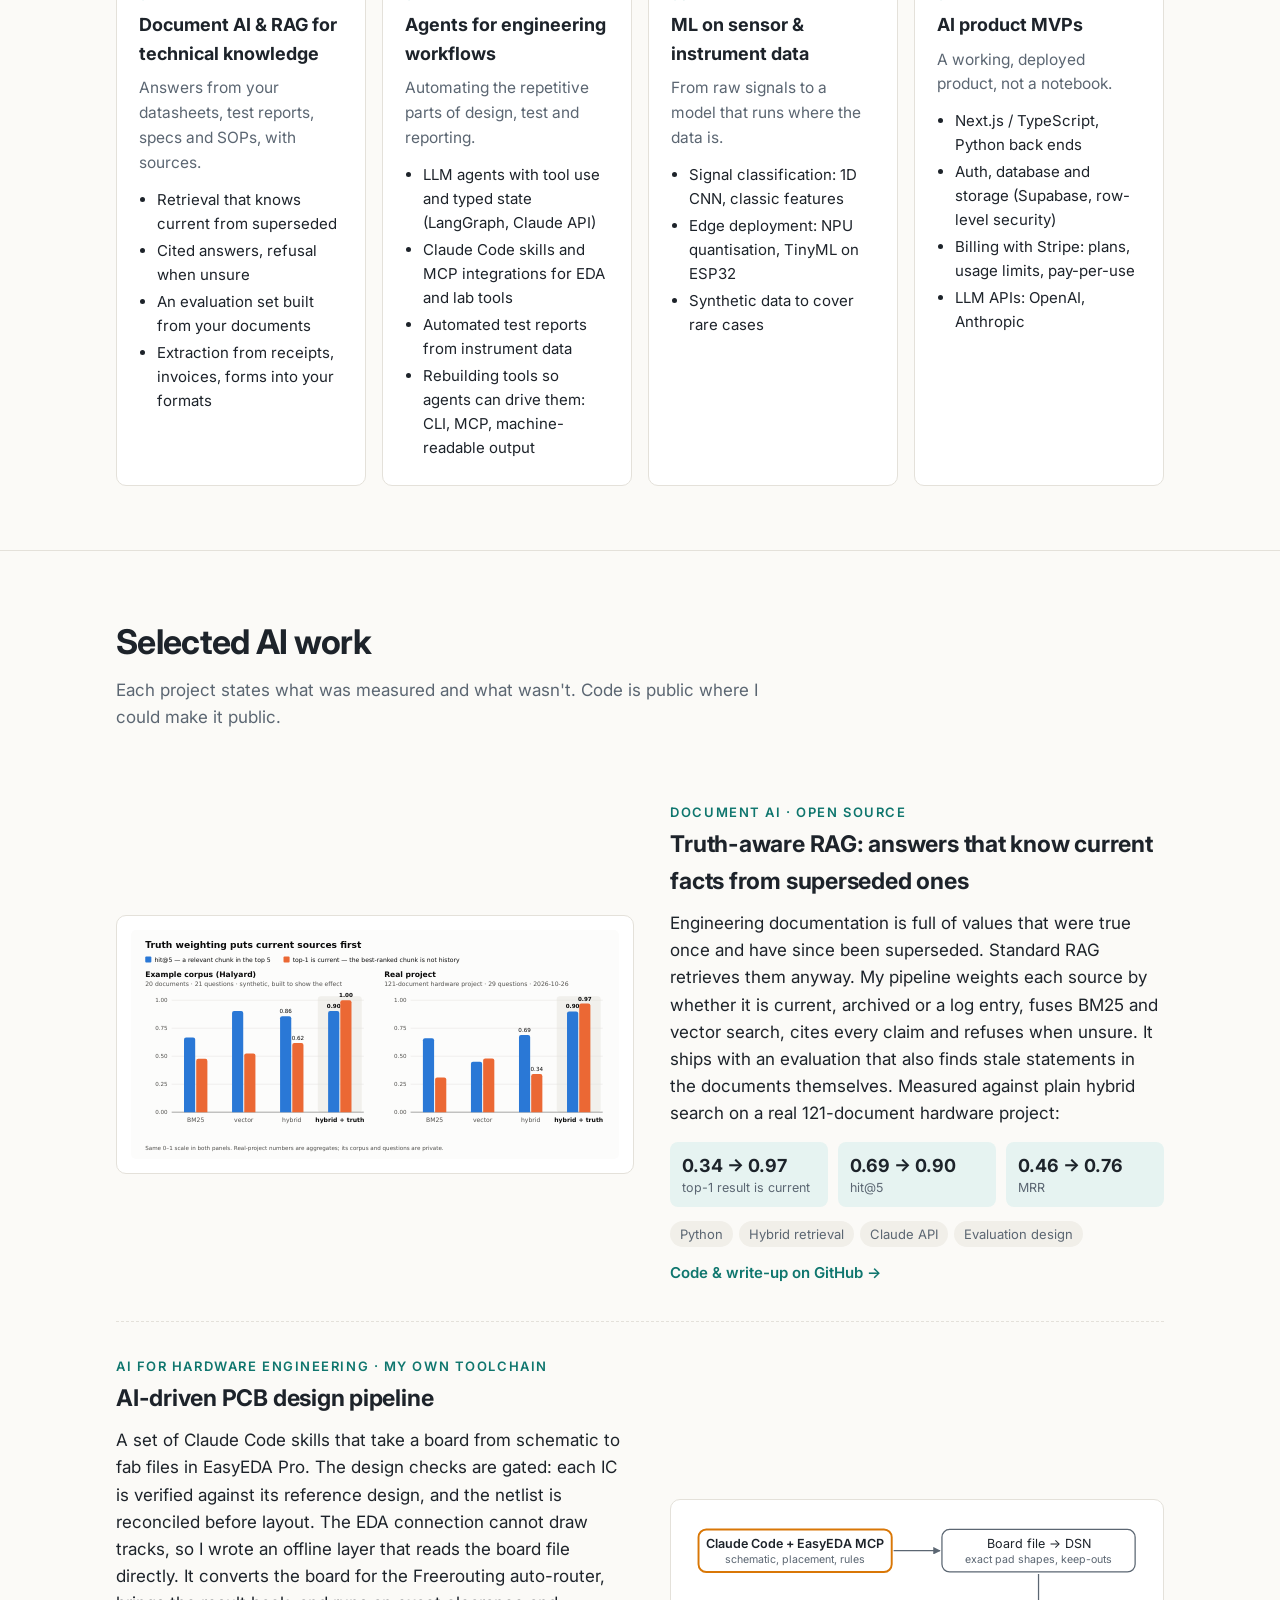
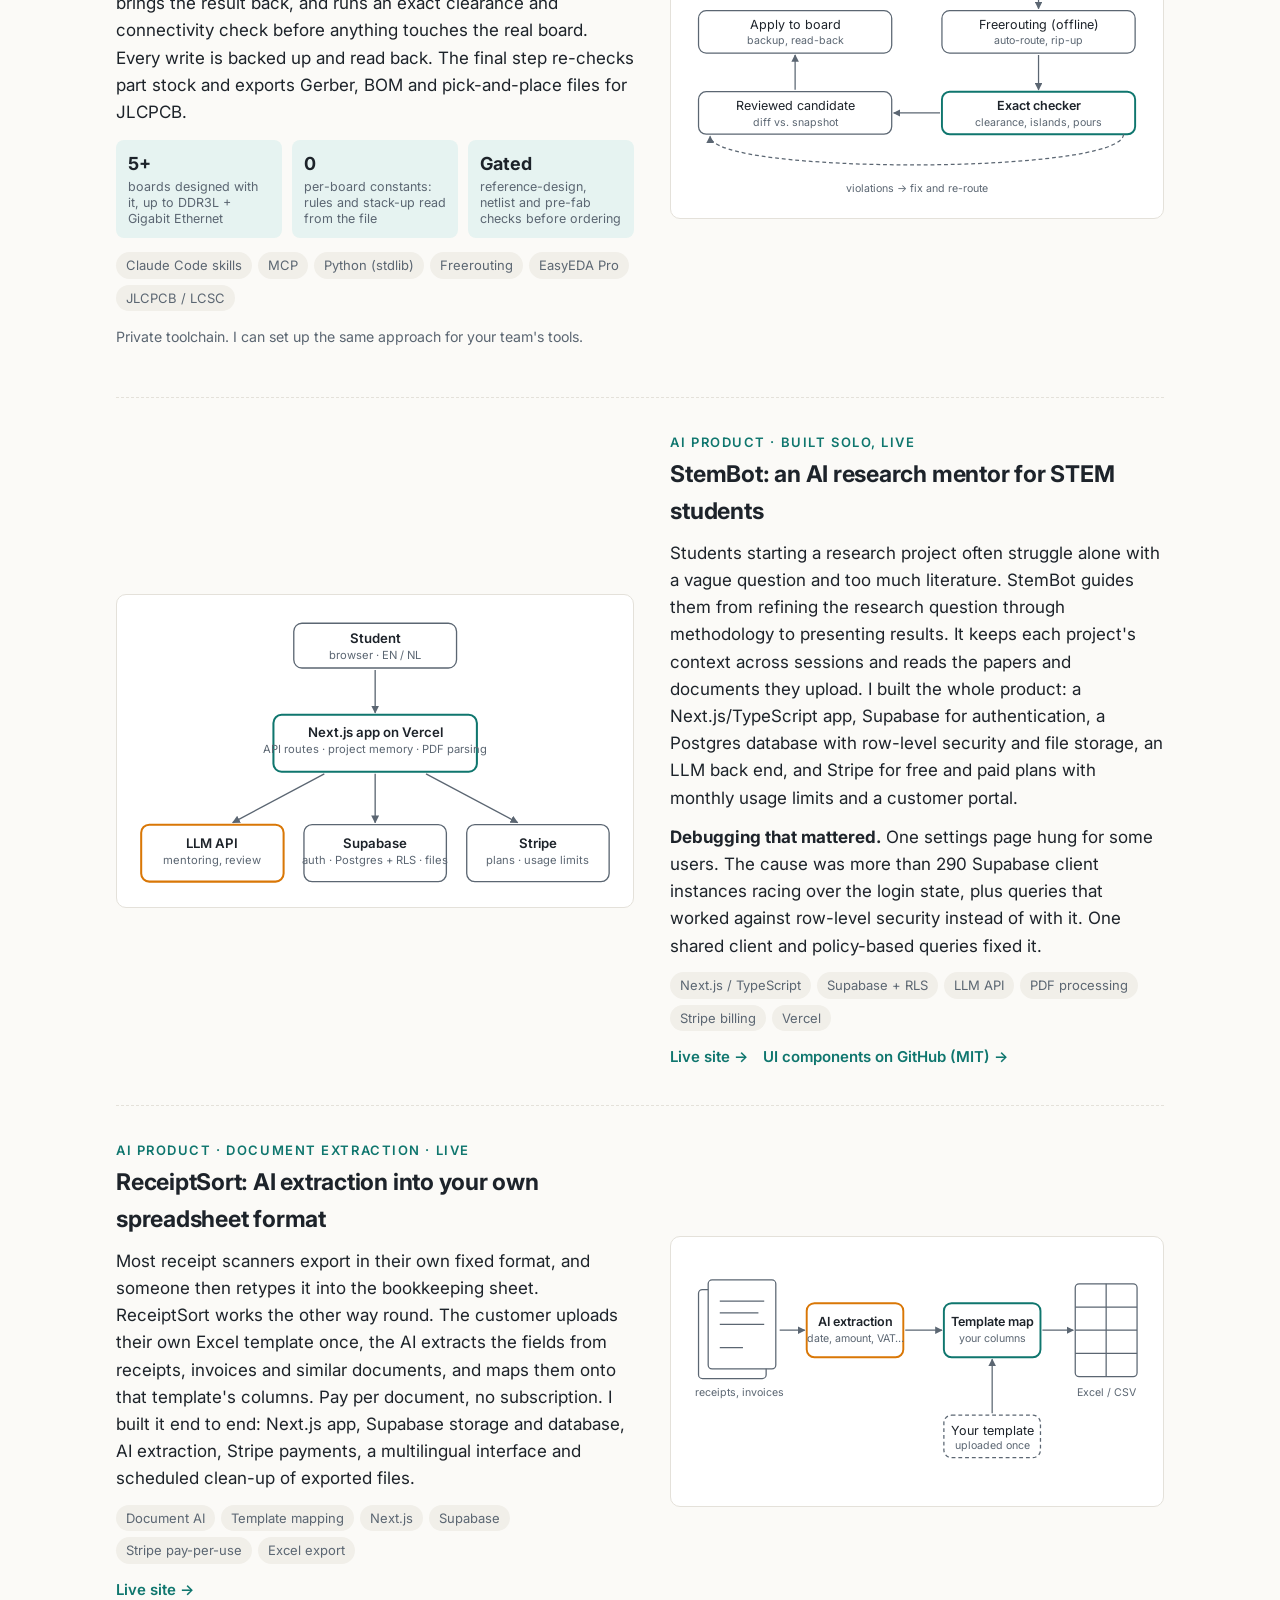
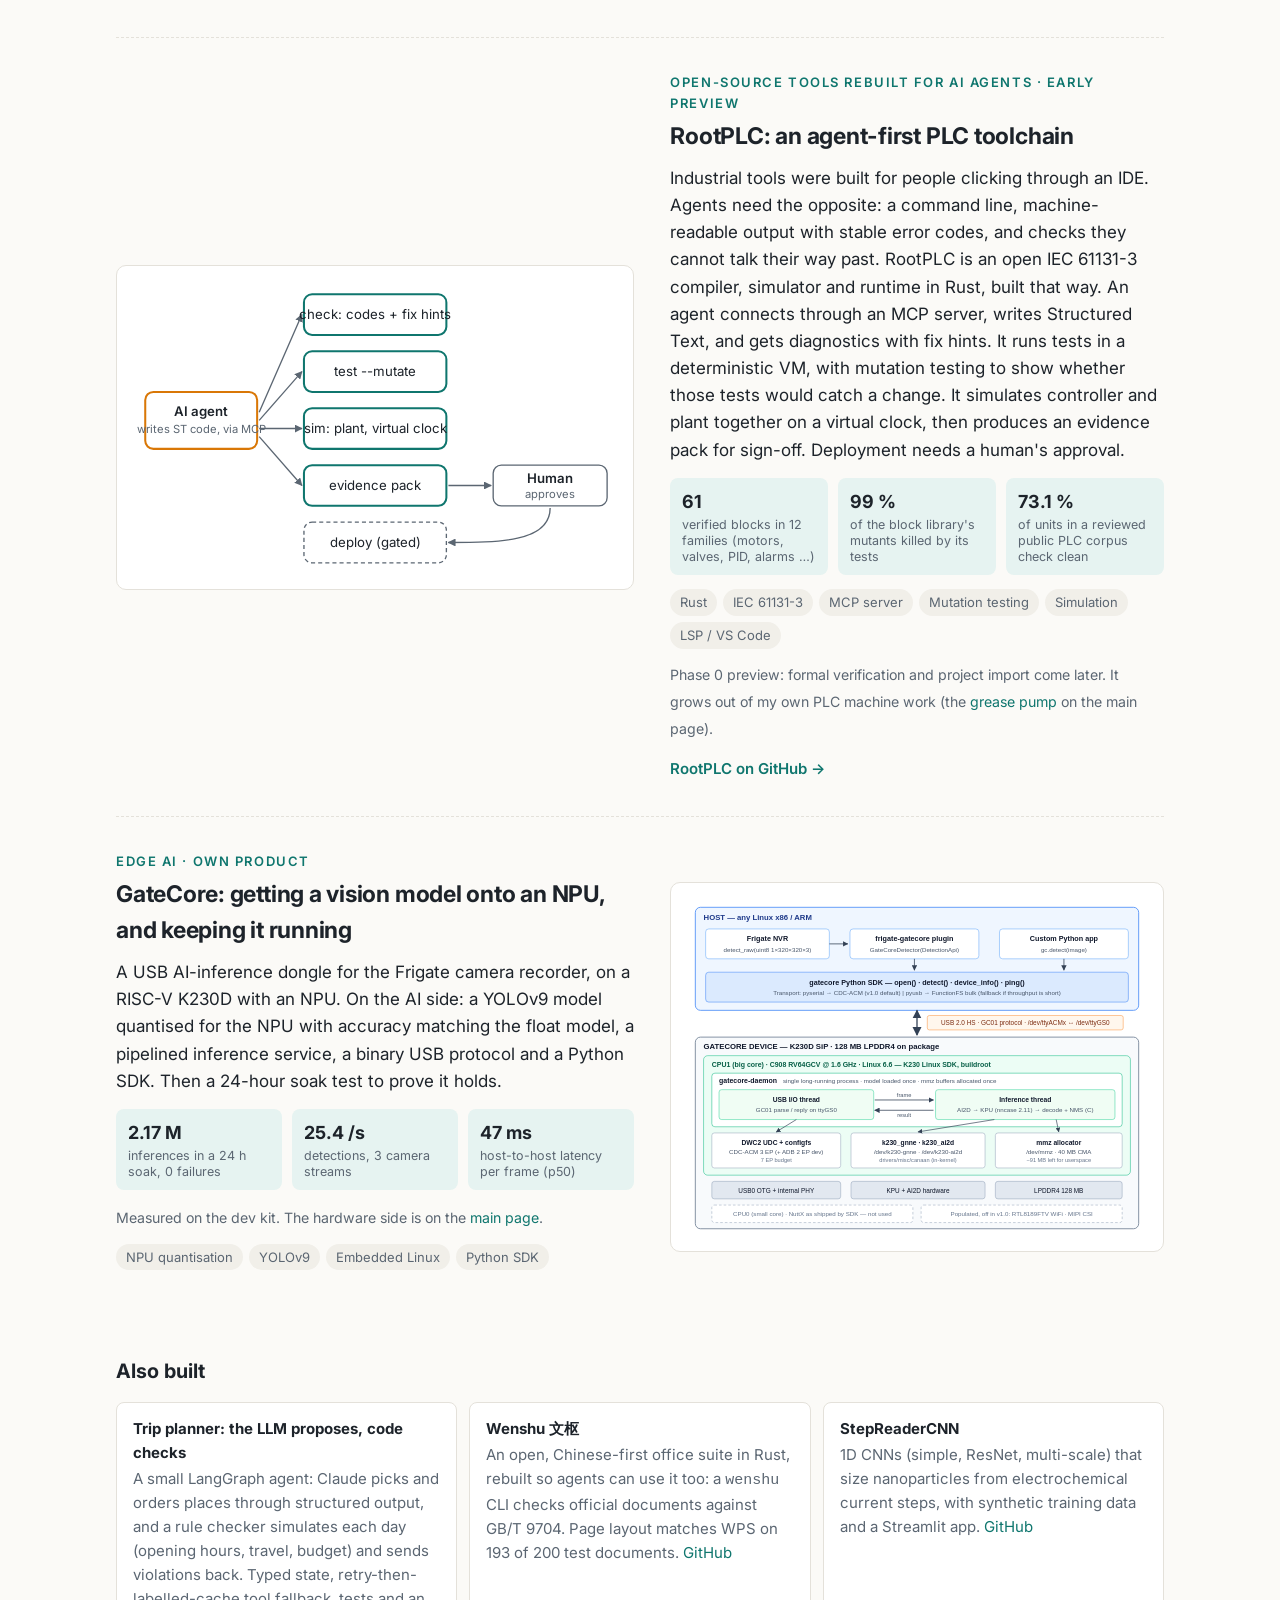
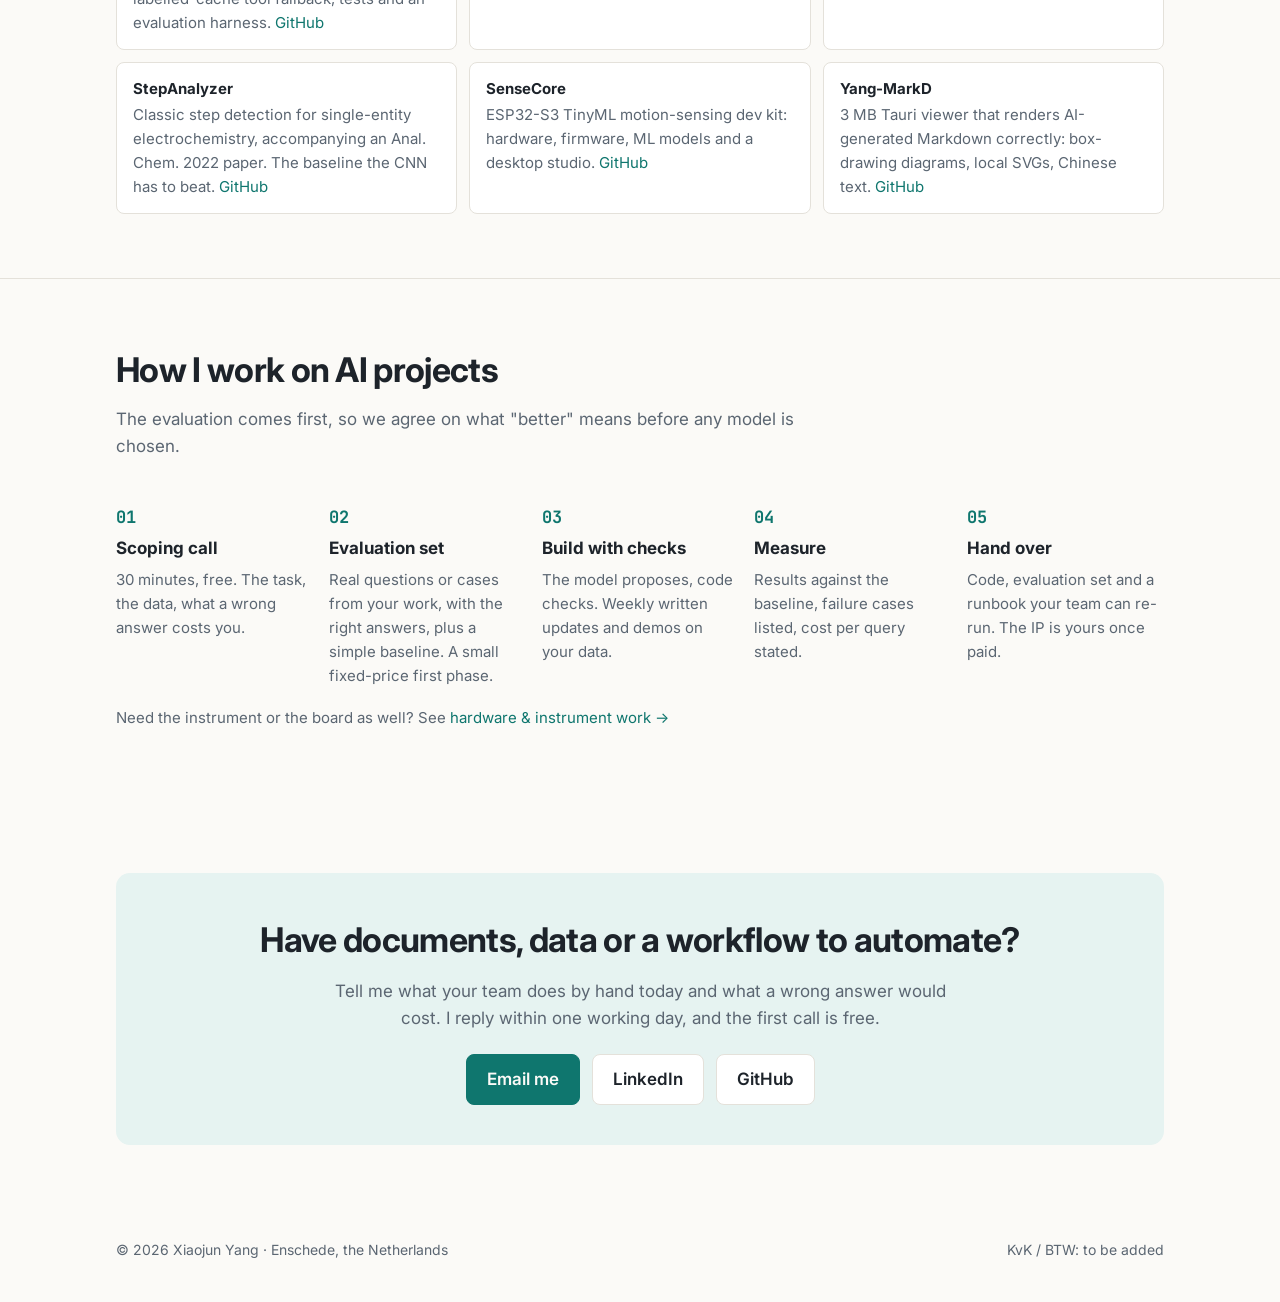
<file: ai.html>
<!doctype html>
<html lang="en">
<head>
<meta charset="utf-8">
<meta name="viewport" content="width=device-width, initial-scale=1">
<title>Xiaojun Yang — AI Engineering</title>
<meta name="description" content="AI for engineering and R&D teams, built by a hardware engineer: RAG over technical documentation, LLM agents with deterministic checks, ML on sensor data, and full-stack AI products. Every result measured against a baseline.">
<meta property="og:title" content="Xiaojun Yang — AI Engineering">
<meta property="og:description" content="AI that engineering teams can check: document AI, agents with deterministic checks, ML on instrument data, AI product MVPs.">
<meta property="og:image" content="assets/img/rag-ablation.svg">
<link rel="preconnect" href="https://fonts.googleapis.com">
<link rel="preconnect" href="https://fonts.gstatic.com" crossorigin>
<link href="https://fonts.googleapis.com/css2?family=Inter:wght@400;600;700&family=JetBrains+Mono:wght@500;700&display=swap" rel="stylesheet">
<link rel="stylesheet" href="style.css">
<link rel="icon" href="data:image/svg+xml,<svg xmlns='http://www.w3.org/2000/svg' viewBox='0 0 32 32'><rect width='32' height='32' rx='7' fill='%230f766e'/><path d='M5 20h5l3-9 4 14 3-9h7' fill='none' stroke='white' stroke-width='2.4' stroke-linecap='round' stroke-linejoin='round'/></svg>">
<style>
  .diagram text { font-family: Inter, system-ui, sans-serif; }
  .principle { display: grid; grid-template-columns: 1fr 1.1fr; gap: 36px; align-items: center; }
  @media (max-width: 820px) { .principle { grid-template-columns: 1fr; gap: 20px; } }
  .principle ol { margin: 0; padding-left: 20px; }
  .principle li { margin: 6px 0; }
  .crosslink { font-size: 15px; color: var(--muted); margin-top: 18px; }
</style>
</head>
<body>

<header class="nav">
  <div class="wrap">
    <a class="brand" href="index.html">Xiaojun Yang<span>.</span></a>
    <nav class="links">
      <a href="index.html">Hardware & instruments</a>
      <a href="#services">AI services</a>
      <a href="#work">AI work</a>
      <a href="#process">How I work</a>
      <a class="cta" href="#contact">Get in touch</a>
    </nav>
  </div>
</header>

<main>
<!-- HERO -->
<div class="hero">
  <div class="wrap">
    <div class="eyebrow">Freelance · AI engineering for engineering & R&D teams · EU / US remote</div>
    <h1>AI that engineering teams can check.</h1>
    <p class="lead">I build AI systems for teams that work with hardware, instruments and technical documents: retrieval over your engineering docs, agents that automate design and lab workflows, and machine learning on sensor data. I'm a hardware engineer first, so I design every system so that you can check its output. The model proposes, deterministic code checks, and every gain is measured against a baseline.</p>
    <div class="btns">
      <a class="btn primary" href="#contact">Discuss your project</a>
      <a class="btn" href="#work">See the work</a>
    </div>
    <div class="proof">
      <div><b>0.34 → 0.97</b><small>top-1 retrieval result is the current fact, on a real 121-document hardware project</small></div>
      <div><b>5+ boards</b><small>laid out with my AI-driven PCB pipeline, with exact clearance checks</small></div>
      <div><b>2 AI products</b><small>built solo and live: a research mentor and a document-extraction service</small></div>
      <div><b>2.17 M</b><small>inferences, 0 failures: 24 h soak of my edge-AI dongle (dev kit)</small></div>
    </div>
  </div>
</div>

<!-- PRINCIPLE -->
<section id="principle">
  <div class="wrap principle">
    <div>
      <h2>The model proposes, code checks</h2>
      <p class="sub" style="margin-bottom:18px">Language models are good at judgement and bad at hard constraints. Engineering work is full of hard constraints. So my systems split the two:</p>
      <ol>
        <li><b>The model proposes:</b> a plan, an answer, a routing, a classification.</li>
        <li><b>Deterministic code checks</b> it against real data and rules: clearances, sources, budgets, schemas.</li>
        <li><b>Problems go back</b> to the model as a precise list, in a bounded repair loop.</li>
        <li><b>If it still fails, the system says so</b>, and shows what is open, instead of guessing.</li>
      </ol>
    </div>
    <div class="media pad">
      <svg class="diagram" viewBox="0 0 480 250" role="img" aria-label="Loop diagram: input data goes to the model, which proposes; a deterministic checker accepts it, sends violations back to the model for repair, or returns an honest best-effort result" style="display:block;width:100%;height:auto">
        <defs><marker id="ah1" viewBox="0 0 10 10" refX="9" refY="5" markerWidth="6" markerHeight="6" orient="auto"><path d="M0 0L10 5L0 10z" fill="#5b6672"/></marker></defs>
        <g fill="none" stroke="#5b6672" stroke-width="1.3">
          <rect x="12" y="98" width="92" height="46" rx="8"/>
          <rect x="146" y="98" width="100" height="46" rx="8" stroke="#d97706" stroke-width="2"/>
          <rect x="290" y="98" width="100" height="46" rx="8" stroke="#0f766e" stroke-width="2"/>
          <rect x="300" y="14" width="168" height="40" rx="8"/>
          <rect x="300" y="196" width="168" height="40" rx="8"/>
          <path d="M106 121H144" marker-end="url(#ah1)"/>
          <path d="M248 121H288" marker-end="url(#ah1)"/>
          <path d="M370 96V56" marker-end="url(#ah1)"/>
          <path d="M370 146V194" marker-end="url(#ah1)"/>
          <path d="M320 146C320 182 196 182 196 148" marker-end="url(#ah1)" stroke-dasharray="4 3"/>
        </g>
        <g font-size="13" fill="#1d232a" text-anchor="middle">
          <text x="58" y="117">Your data</text><text x="58" y="133" font-size="11" fill="#5b6672">docs · rules · specs</text>
          <text x="196" y="117" font-weight="600">Model</text><text x="196" y="133" font-size="11" fill="#5b6672">proposes</text>
          <text x="340" y="117" font-weight="600">Checker</text><text x="340" y="133" font-size="11" fill="#5b6672">deterministic</text>
          <text x="384" y="39">OK → answer from data</text>
          <text x="384" y="221">Out of attempts → open issues</text>
          <text x="258" y="194" font-size="11" fill="#5b6672">violations, repair</text>
        </g>
      </svg>
    </div>
  </div>
</section>

<!-- SERVICES -->
<section id="services">
  <div class="wrap">
    <h2>What I can build for you</h2>
    <p class="sub">For engineering, R&D and lab teams, and for founders who need an AI product built properly the first time.</p>
    <div class="grid4">
      <div class="card">
        <div class="tag">01</div>
        <h3>Document AI & RAG for technical knowledge</h3>
        <p>Answers from your datasheets, test reports, specs and SOPs, with sources.</p>
        <ul>
          <li>Retrieval that knows current from superseded</li>
          <li>Cited answers, refusal when unsure</li>
          <li>An evaluation set built from your documents</li>
          <li>Extraction from receipts, invoices, forms into your formats</li>
        </ul>
      </div>
      <div class="card">
        <div class="tag">02</div>
        <h3>Agents for engineering workflows</h3>
        <p>Automating the repetitive parts of design, test and reporting.</p>
        <ul>
          <li>LLM agents with tool use and typed state (LangGraph, Claude API)</li>
          <li>Claude Code skills and MCP integrations for EDA and lab tools</li>
          <li>Automated test reports from instrument data</li>
          <li>Rebuilding tools so agents can drive them: CLI, MCP, machine-readable output</li>
        </ul>
      </div>
      <div class="card">
        <div class="tag">03</div>
        <h3>ML on sensor & instrument data</h3>
        <p>From raw signals to a model that runs where the data is.</p>
        <ul>
          <li>Signal classification: 1D CNN, classic features</li>
          <li>Edge deployment: NPU quantisation, TinyML on ESP32</li>
          <li>Synthetic data to cover rare cases</li>
        </ul>
      </div>
      <div class="card">
        <div class="tag">04</div>
        <h3>AI product MVPs</h3>
        <p>A working, deployed product, not a notebook.</p>
        <ul>
          <li>Next.js / TypeScript, Python back ends</li>
          <li>Auth, database and storage (Supabase, row-level security)</li>
          <li>Billing with Stripe: plans, usage limits, pay-per-use</li>
          <li>LLM APIs: OpenAI, Anthropic</li>
        </ul>
      </div>
    </div>
  </div>
</section>

<!-- WORK -->
<section id="work">
  <div class="wrap">
    <h2>Selected AI work</h2>
    <p class="sub">Each project states what was measured and what wasn't. Code is public where I could make it public.</p>

    <article class="case">
      <div class="media pad"><img src="assets/img/rag-ablation.svg" alt="Bar charts: truth-aware retrieval raises hit@5 and top-1-is-current on example and real corpora" loading="lazy"></div>
      <div>
        <div class="eyebrow">Document AI · open source</div>
        <h3>Truth-aware RAG: answers that know current facts from superseded ones</h3>
        <p>Engineering documentation is full of values that were true once and have since been superseded. Standard RAG retrieves them anyway. My pipeline weights each source by whether it is current, archived or a log entry, fuses BM25 and vector search, cites every claim and refuses when unsure. It ships with an evaluation that also finds stale statements in the documents themselves. Measured against plain hybrid search on a real 121-document hardware project:</p>
        <div class="kpis">
          <div><b>0.34 → 0.97</b><small>top-1 result is current</small></div>
          <div><b>0.69 → 0.90</b><small>hit@5</small></div>
          <div><b>0.46 → 0.76</b><small>MRR</small></div>
        </div>
        <div class="chips"><span>Python</span><span>Hybrid retrieval</span><span>Claude API</span><span>Evaluation design</span></div>
        <a class="more" href="https://github.com/xiaojunyang0805/RAG_demo_pub">Code & write-up on GitHub →</a>
      </div>
    </article>

    <article class="case flip">
      <div class="media pad">
        <svg class="diagram" viewBox="0 0 480 300" role="img" aria-label="PCB pipeline: Claude Code with EasyEDA MCP does placement and checks; the board file is converted to DSN, routed offline by Freerouting, converted back, checked for exact clearance and connectivity, and only a reviewed result is applied to the board" style="display:block;width:100%;height:auto">
          <defs><marker id="ah2" viewBox="0 0 10 10" refX="9" refY="5" markerWidth="6" markerHeight="6" orient="auto"><path d="M0 0L10 5L0 10z" fill="#5b6672"/></marker></defs>
          <g fill="none" stroke="#5b6672" stroke-width="1.3">
            <rect x="14" y="16" width="200" height="44" rx="8" stroke="#d97706" stroke-width="2"/>
            <rect x="266" y="16" width="200" height="44" rx="8"/>
            <rect x="266" y="100" width="200" height="44" rx="8"/>
            <rect x="266" y="184" width="200" height="44" rx="8" stroke="#0f766e" stroke-width="2"/>
            <rect x="14" y="184" width="200" height="44" rx="8"/>
            <rect x="14" y="100" width="200" height="44" rx="8"/>
            <path d="M216 38H264" marker-end="url(#ah2)"/>
            <path d="M366 62V98" marker-end="url(#ah2)"/>
            <path d="M366 146V182" marker-end="url(#ah2)"/>
            <path d="M264 206H216" marker-end="url(#ah2)"/>
            <path d="M114 182V146" marker-end="url(#ah2)"/>
            <path d="M454 228C454 270 26 270 26 230" stroke-dasharray="4 3" marker-end="url(#ah2)"/>
          </g>
          <g font-size="13" fill="#1d232a" text-anchor="middle">
            <text x="114" y="35" font-weight="600">Claude Code + EasyEDA MCP</text><text x="114" y="51" font-size="11" fill="#5b6672">schematic, placement, rules</text>
            <text x="366" y="35">Board file → DSN</text><text x="366" y="51" font-size="11" fill="#5b6672">exact pad shapes, keep-outs</text>
            <text x="366" y="119">Freerouting (offline)</text><text x="366" y="135" font-size="11" fill="#5b6672">auto-route, rip-up</text>
            <text x="366" y="203" font-weight="600">Exact checker</text><text x="366" y="219" font-size="11" fill="#5b6672">clearance, islands, pours</text>
            <text x="114" y="203">Reviewed candidate</text><text x="114" y="219" font-size="11" fill="#5b6672">diff vs. snapshot</text>
            <text x="114" y="119">Apply to board</text><text x="114" y="135" font-size="11" fill="#5b6672">backup, read-back</text>
            <text x="240" y="288" font-size="11" fill="#5b6672">violations → fix and re-route</text>
          </g>
        </svg>
      </div>
      <div>
        <div class="eyebrow">AI for hardware engineering · my own toolchain</div>
        <h3>AI-driven PCB design pipeline</h3>
        <p>A set of Claude Code skills that take a board from schematic to fab files in EasyEDA Pro. The design checks are gated: each IC is verified against its reference design, and the netlist is reconciled before layout. The EDA connection cannot draw tracks, so I wrote an offline layer that reads the board file directly. It converts the board for the Freerouting auto-router, brings the result back, and runs an exact clearance and connectivity check before anything touches the real board. Every write is backed up and read back. The final step re-checks part stock and exports Gerber, BOM and pick-and-place files for JLCPCB.</p>
        <div class="kpis">
          <div><b>5+</b><small>boards designed with it, up to DDR3L + Gigabit Ethernet</small></div>
          <div><b>0</b><small>per-board constants: rules and stack-up read from the file</small></div>
          <div><b>Gated</b><small>reference-design, netlist and pre-fab checks before ordering</small></div>
        </div>
        <div class="chips"><span>Claude Code skills</span><span>MCP</span><span>Python (stdlib)</span><span>Freerouting</span><span>EasyEDA Pro</span><span>JLCPCB / LCSC</span></div>
        <p><small style="color:var(--muted)">Private toolchain. I can set up the same approach for your team's tools.</small></p>
      </div>
    </article>

    <article class="case">
      <div class="media pad">
        <svg class="diagram" viewBox="0 0 480 280" role="img" aria-label="StemBot architecture: a Next.js web app on Vercel with API routes calling the OpenAI API, Supabase for authentication, Postgres with row-level security and file storage, PDF parsing for uploaded papers, and Stripe for plans and billing" style="display:block;width:100%;height:auto">
          <defs><marker id="ah3" viewBox="0 0 10 10" refX="9" refY="5" markerWidth="6" markerHeight="6" orient="auto"><path d="M0 0L10 5L0 10z" fill="#5b6672"/></marker></defs>
          <g fill="none" stroke="#5b6672" stroke-width="1.3">
            <rect x="160" y="14" width="160" height="44" rx="8"/>
            <rect x="140" y="104" width="200" height="56" rx="8" stroke="#0f766e" stroke-width="2"/>
            <rect x="10" y="212" width="140" height="56" rx="8" stroke="#d97706" stroke-width="2"/>
            <rect x="170" y="212" width="140" height="56" rx="8"/>
            <rect x="330" y="212" width="140" height="56" rx="8"/>
            <path d="M240 60V102" marker-end="url(#ah3)"/>
            <path d="M190 162L100 210" marker-end="url(#ah3)"/>
            <path d="M240 162V210" marker-end="url(#ah3)"/>
            <path d="M290 162L380 210" marker-end="url(#ah3)"/>
          </g>
          <g font-size="13" fill="#1d232a" text-anchor="middle">
            <text x="240" y="33" font-weight="600">Student</text><text x="240" y="49" font-size="11" fill="#5b6672">browser · EN / NL</text>
            <text x="240" y="126" font-weight="600">Next.js app on Vercel</text><text x="240" y="142" font-size="11" fill="#5b6672">API routes · project memory · PDF parsing</text>
            <text x="80" y="235" font-weight="600">LLM API</text><text x="80" y="251" font-size="11" fill="#5b6672">mentoring, review</text>
            <text x="240" y="235" font-weight="600">Supabase</text><text x="240" y="251" font-size="11" fill="#5b6672">auth · Postgres + RLS · files</text>
            <text x="400" y="235" font-weight="600">Stripe</text><text x="400" y="251" font-size="11" fill="#5b6672">plans · usage limits</text>
          </g>
        </svg>
      </div>
      <div>
        <div class="eyebrow">AI product · built solo, live</div>
        <h3>StemBot: an AI research mentor for STEM students</h3>
        <p>Students starting a research project often struggle alone with a vague question and too much literature. StemBot guides them from refining the research question through methodology to presenting results. It keeps each project's context across sessions and reads the papers and documents they upload. I built the whole product: a Next.js/TypeScript app, Supabase for authentication, a Postgres database with row-level security and file storage, an LLM back end, and Stripe for free and paid plans with monthly usage limits and a customer portal.</p>
        <p><b>Debugging that mattered.</b> One settings page hung for some users. The cause was more than 290 Supabase client instances racing over the login state, plus queries that worked against row-level security instead of with it. One shared client and policy-based queries fixed it.</p>
        <div class="chips"><span>Next.js / TypeScript</span><span>Supabase + RLS</span><span>LLM API</span><span>PDF processing</span><span>Stripe billing</span><span>Vercel</span></div>
        <a class="more" href="https://stembotv1.vercel.app">Live site →</a> &nbsp; <a class="more" href="https://github.com/xiaojunyang0805/stembot_v1">UI components on GitHub (MIT) →</a>
      </div>
    </article>

    <article class="case flip">
      <div class="media pad">
        <svg class="diagram" viewBox="0 0 480 250" role="img" aria-label="ReceiptSort flow: receipts and invoices are uploaded, AI extracts the fields, the fields are mapped onto the customer's own spreadsheet template, and an Excel or CSV file is exported" style="display:block;width:100%;height:auto">
          <defs><marker id="ah4" viewBox="0 0 10 10" refX="9" refY="5" markerWidth="6" markerHeight="6" orient="auto"><path d="M0 0L10 5L0 10z" fill="#5b6672"/></marker></defs>
          <g fill="none" stroke="#5b6672" stroke-width="1.3">
            <rect x="14" y="40" width="70" height="92" rx="4"/><rect x="24" y="30" width="70" height="92" rx="4" fill="#fff"/>
            <path d="M36 52H82M36 64H76M36 76H82M36 100H60"/>
            <rect x="126" y="54" width="100" height="56" rx="8" stroke="#d97706" stroke-width="2"/>
            <rect x="268" y="54" width="100" height="56" rx="8" stroke="#0f766e" stroke-width="2"/>
            <rect x="404" y="34" width="64" height="96" rx="4"/>
            <path d="M404 58H468M404 82H468M404 106H468M436 34V130"/>
            <path d="M98 82H124" marker-end="url(#ah4)"/>
            <path d="M228 82H266" marker-end="url(#ah4)"/>
            <path d="M370 82H402" marker-end="url(#ah4)"/>
            <rect x="268" y="170" width="100" height="44" rx="8" stroke-dasharray="4 3"/>
            <path d="M318 168V112" marker-end="url(#ah4)"/>
          </g>
          <g font-size="13" fill="#1d232a" text-anchor="middle">
            <text x="56" y="150" font-size="11" fill="#5b6672">receipts, invoices</text>
            <text x="176" y="78" font-weight="600">AI extraction</text><text x="176" y="94" font-size="11" fill="#5b6672">date, amount, VAT…</text>
            <text x="318" y="78" font-weight="600">Template map</text><text x="318" y="94" font-size="11" fill="#5b6672">your columns</text>
            <text x="436" y="150" font-size="11" fill="#5b6672">Excel / CSV</text>
            <text x="318" y="190">Your template</text><text x="318" y="205" font-size="11" fill="#5b6672">uploaded once</text>
          </g>
        </svg>
      </div>
      <div>
        <div class="eyebrow">AI product · document extraction · live</div>
        <h3>ReceiptSort: AI extraction into your own spreadsheet format</h3>
        <p>Most receipt scanners export in their own fixed format, and someone then retypes it into the bookkeeping sheet. ReceiptSort works the other way round. The customer uploads their own Excel template once, the AI extracts the fields from receipts, invoices and similar documents, and maps them onto that template's columns. Pay per document, no subscription. I built it end to end: Next.js app, Supabase storage and database, AI extraction, Stripe payments, a multilingual interface and scheduled clean-up of exported files.</p>
        <div class="chips"><span>Document AI</span><span>Template mapping</span><span>Next.js</span><span>Supabase</span><span>Stripe pay-per-use</span><span>Excel export</span></div>
        <a class="more" href="https://receiptsort.seenano.nl">Live site →</a>
      </div>
    </article>

    <article class="case">
      <div class="media pad">
        <svg class="diagram" viewBox="0 0 480 290" role="img" aria-label="RootPLC loop: an AI agent writes a PLC program and calls rootplc through MCP; check returns diagnostics with fix hints, test runs with mutation testing, sim runs controller and plant on a virtual clock, evidence builds a sign-off pack, and deploy needs human approval" style="display:block;width:100%;height:auto">
          <defs><marker id="ah5" viewBox="0 0 10 10" refX="9" refY="5" markerWidth="6" markerHeight="6" orient="auto"><path d="M0 0L10 5L0 10z" fill="#5b6672"/></marker></defs>
          <g fill="none" stroke="#5b6672" stroke-width="1.3">
            <rect x="14" y="110" width="110" height="56" rx="8" stroke="#d97706" stroke-width="2"/>
            <rect x="170" y="14" width="140" height="40" rx="8" stroke="#0f766e" stroke-width="2"/>
            <rect x="170" y="70" width="140" height="40" rx="8" stroke="#0f766e" stroke-width="2"/>
            <rect x="170" y="126" width="140" height="40" rx="8" stroke="#0f766e" stroke-width="2"/>
            <rect x="170" y="182" width="140" height="40" rx="8" stroke="#0f766e" stroke-width="2"/>
            <rect x="356" y="182" width="112" height="40" rx="8"/>
            <rect x="170" y="238" width="140" height="40" rx="8" stroke-dasharray="4 3"/>
            <path d="M126 130L168 34" marker-end="url(#ah5)"/>
            <path d="M126 138L168 90" marker-end="url(#ah5)"/>
            <path d="M126 146H168" marker-end="url(#ah5)"/>
            <path d="M126 154L168 202" marker-end="url(#ah5)"/>
            <path d="M312 202H354" marker-end="url(#ah5)"/>
            <path d="M412 224C412 258 360 258 312 258" marker-end="url(#ah5)"/>
          </g>
          <g font-size="13" fill="#1d232a" text-anchor="middle">
            <text x="69" y="134" font-weight="600">AI agent</text><text x="69" y="150" font-size="11" fill="#5b6672">writes ST code, via MCP</text>
            <text x="240" y="38">check: codes + fix hints</text>
            <text x="240" y="94">test --mutate</text>
            <text x="240" y="150">sim: plant, virtual clock</text>
            <text x="240" y="206">evidence pack</text>
            <text x="412" y="200" font-weight="600">Human</text><text x="412" y="214" font-size="11" fill="#5b6672">approves</text>
            <text x="240" y="262">deploy (gated)</text>
          </g>
        </svg>
      </div>
      <div>
        <div class="eyebrow">Open-source tools rebuilt for AI agents · early preview</div>
        <h3>RootPLC: an agent-first PLC toolchain</h3>
        <p>Industrial tools were built for people clicking through an IDE. Agents need the opposite: a command line, machine-readable output with stable error codes, and checks they cannot talk their way past. RootPLC is an open IEC 61131-3 compiler, simulator and runtime in Rust, built that way. An agent connects through an MCP server, writes Structured Text, and gets diagnostics with fix hints. It runs tests in a deterministic VM, with mutation testing to show whether those tests would catch a change. It simulates controller and plant together on a virtual clock, then produces an evidence pack for sign-off. Deployment needs a human's approval.</p>
        <div class="kpis">
          <div><b>61</b><small>verified blocks in 12 families (motors, valves, PID, alarms …)</small></div>
          <div><b>99 %</b><small>of the block library's mutants killed by its tests</small></div>
          <div><b>73.1 %</b><small>of units in a reviewed public PLC corpus check clean</small></div>
        </div>
        <div class="chips"><span>Rust</span><span>IEC 61131-3</span><span>MCP server</span><span>Mutation testing</span><span>Simulation</span><span>LSP / VS Code</span></div>
        <p><small style="color:var(--muted)">Phase 0 preview: formal verification and project import come later. It grows out of my own PLC machine work (the <a href="index.html#work">grease pump</a> on the main page).</small></p>
        <a class="more" href="https://github.com/xiaojunyang0805/RootPLC">RootPLC on GitHub →</a>
      </div>
    </article>

    <article class="case flip">
      <div class="media pad"><img src="assets/img/gatecore-sys_01_overview.svg" alt="GateCore system overview: Frigate NVR host plugin, Python SDK, USB protocol and K230D device with NPU" loading="lazy"></div>
      <div>
        <div class="eyebrow">Edge AI · own product</div>
        <h3>GateCore: getting a vision model onto an NPU, and keeping it running</h3>
        <p>A USB AI-inference dongle for the Frigate camera recorder, on a RISC-V K230D with an NPU. On the AI side: a YOLOv9 model quantised for the NPU with accuracy matching the float model, a pipelined inference service, a binary USB protocol and a Python SDK. Then a 24-hour soak test to prove it holds.</p>
        <div class="kpis">
          <div><b>2.17 M</b><small>inferences in a 24 h soak, 0 failures</small></div>
          <div><b>25.4 /s</b><small>detections, 3 camera streams</small></div>
          <div><b>47 ms</b><small>host-to-host latency per frame (p50)</small></div>
        </div>
        <p><small style="color:var(--muted)">Measured on the dev kit. The hardware side is on the <a href="index.html#work">main page</a>.</small></p>
        <div class="chips"><span>NPU quantisation</span><span>YOLOv9</span><span>Embedded Linux</span><span>Python SDK</span></div>
      </div>
    </article>

    <h3 style="margin:40px 0 14px">Also built</h3>
    <div class="also">
      <div><b>Trip planner: the LLM proposes, code checks</b><span>A small LangGraph agent: Claude picks and orders places through structured output, and a rule checker simulates each day (opening hours, travel, budget) and sends violations back. Typed state, retry-then-labelled-cache tool fallback, tests and an evaluation harness. <a href="https://github.com/xiaojunyang0805/TripPlanner_LangGraph">GitHub</a></span></div>
      <div><b>Wenshu 文枢</b><span>An open, Chinese-first office suite in Rust, rebuilt so agents can use it too: a <code>wenshu</code> CLI checks official documents against GB/T 9704. Page layout matches WPS on 193 of 200 test documents. <a href="https://github.com/xiaojunyang0805/Wenshu">GitHub</a></span></div>
      <div><b>StepReaderCNN</b><span>1D CNNs (simple, ResNet, multi-scale) that size nanoparticles from electrochemical current steps, with synthetic training data and a Streamlit app. <a href="https://github.com/xiaojunyang0805/StepReaderCNN-MVP">GitHub</a></span></div>
      <div><b>StepAnalyzer</b><span>Classic step detection for single-entity electrochemistry, accompanying an Anal. Chem. 2022 paper. The baseline the CNN has to beat. <a href="https://github.com/xiaojunyang0805/2024_StepAnalyzer">GitHub</a></span></div>
      <div><b>SenseCore</b><span>ESP32-S3 TinyML motion-sensing dev kit: hardware, firmware, ML models and a desktop studio. <a href="https://github.com/HardCore-Electronics/SenseCore">GitHub</a></span></div>
      <div><b>Yang-MarkD</b><span>3 MB Tauri viewer that renders AI-generated Markdown correctly: box-drawing diagrams, local SVGs, Chinese text. <a href="https://github.com/xiaojunyang0805/Yang-MarkD">GitHub</a></span></div>
    </div>
  </div>
</section>

<!-- PROCESS -->
<section id="process">
  <div class="wrap">
    <h2>How I work on AI projects</h2>
    <p class="sub">The evaluation comes first, so we agree on what "better" means before any model is chosen.</p>
    <div class="steps">
      <div><h4>Scoping call</h4><p>30 minutes, free. The task, the data, what a wrong answer costs you.</p></div>
      <div><h4>Evaluation set</h4><p>Real questions or cases from your work, with the right answers, plus a simple baseline. A small fixed-price first phase.</p></div>
      <div><h4>Build with checks</h4><p>The model proposes, code checks. Weekly written updates and demos on your data.</p></div>
      <div><h4>Measure</h4><p>Results against the baseline, failure cases listed, cost per query stated.</p></div>
      <div><h4>Hand over</h4><p>Code, evaluation set and a runbook your team can re-run. The IP is yours once paid.</p></div>
    </div>
    <p class="crosslink">Need the instrument or the board as well? See <a href="index.html">hardware & instrument work →</a></p>
  </div>
</section>

<!-- CONTACT -->
<section id="contact" style="border-top:0">
  <div class="wrap">
    <div class="contact">
      <h2>Have documents, data or a workflow to automate?</h2>
      <p>Tell me what your team does by hand today and what a wrong answer would cost. I reply within one working day, and the first call is free.</p>
      <div class="btns">
        <a class="btn primary" href="mailto:xiaojunyang0805@gmail.com?subject=AI%20project%20enquiry">Email me</a>
        <a class="btn" href="https://www.linkedin.com/in/xiaojun-yang-5066b0114">LinkedIn</a>
        <a class="btn" href="https://github.com/xiaojunyang0805">GitHub</a>
      </div>
    </div>
  </div>
</section>
</main>

<footer>
  <div class="wrap">
    <span>© 2026 Xiaojun Yang · Enschede, the Netherlands</span>
    <span>KvK / BTW: to be added</span>
  </div>
</footer>
</body>
</html>
</file>
<file: style.css>
:root {
  --bg: #fbfaf7;
  --surface: #ffffff;
  --ink: #1d232a;
  --muted: #5b6672;
  --line: #e4e1da;
  --accent: #0f766e;
  --accent-soft: #e6f3f1;
  --chip: #f1efe9;
  --max: 1080px;
  --radius: 10px;
}
@media (prefers-color-scheme: dark) {
  :root:not([data-theme="light"]) {
    --bg: #12161a; --surface: #1a2026; --ink: #e8ecef; --muted: #a2adb8;
    --line: #2a323a; --accent: #4fd1c0; --accent-soft: #15302d; --chip: #222a31;
  }
}
:root[data-theme="dark"] {
  --bg: #12161a; --surface: #1a2026; --ink: #e8ecef; --muted: #a2adb8;
  --line: #2a323a; --accent: #4fd1c0; --accent-soft: #15302d; --chip: #222a31;
}

* { box-sizing: border-box; }
html { scroll-behavior: smooth; }
body {
  margin: 0; background: var(--bg); color: var(--ink);
  font: 17px/1.6 "Inter", system-ui, -apple-system, "Segoe UI", sans-serif;
  -webkit-font-smoothing: antialiased;
}
a { color: var(--accent); text-decoration: none; }
a:hover { text-decoration: underline; }
img { max-width: 100%; display: block; }
.wrap { max-width: var(--max); margin: 0 auto; padding: 0 16px; }
.mono { font-family: "JetBrains Mono", ui-monospace, Consolas, monospace; }

/* nav */
header.nav { position: sticky; top: 0; z-index: 10; background: color-mix(in srgb, var(--bg) 92%, transparent);
  backdrop-filter: blur(8px); border-bottom: 1px solid var(--line); }
header.nav .wrap { display: flex; align-items: center; justify-content: space-between; height: 58px; gap: 16px; }
.brand { font-weight: 700; color: var(--ink); letter-spacing: -0.01em; }
.brand span { color: var(--accent); }
nav.links { display: flex; gap: 22px; font-size: 15px; }
nav.links a { color: var(--muted); }
nav.links a:hover { color: var(--ink); text-decoration: none; }
@media (max-width: 720px) { nav.links a:not(.cta) { display: none; } }
.cta { background: var(--accent); color: var(--bg) !important; padding: 7px 14px; border-radius: 999px; font-weight: 600; }

/* hero */
.hero { padding: 72px 0 56px; }
.eyebrow { font-size: 13px; letter-spacing: .12em; text-transform: uppercase; color: var(--accent); font-weight: 600; }
.hero h1 { font-size: clamp(32px, 5vw, 52px); line-height: 1.1; letter-spacing: -0.025em; margin: 14px 0 18px; max-width: 18ch; }
.hero p.lead { font-size: 19px; color: var(--muted); max-width: 60ch; margin: 0 0 28px; }
.btns { display: flex; gap: 12px; flex-wrap: wrap; }
.btn { display: inline-block; padding: 11px 20px; border-radius: 8px; font-weight: 600; border: 1px solid var(--line); color: var(--ink); background: var(--surface); }
.btn.primary { background: var(--accent); color: var(--bg); border-color: var(--accent); }
.btn:hover { text-decoration: none; filter: brightness(1.05); }
.proof { display: grid;  grid-template-columns: repeat(auto-fit, minmax(min(200px, 100%), 1fr)); gap: 14px; margin-top: 48px; }
.proof div { border-left: 3px solid var(--accent); padding: 4px 0 4px 14px; }
.proof b { display: block; font-size: 22px; letter-spacing: -0.01em; }
.proof small { color: var(--muted); font-size: 14px; }

/* sections */
section { padding: 64px 0; border-top: 1px solid var(--line); }
h2 { font-size: clamp(26px, 3.4vw, 34px); letter-spacing: -0.02em; margin: 0 0 8px; }
.sub { color: var(--muted); margin: 0 0 36px; max-width: 62ch; }

/* services */
.grid4 { display: grid; grid-template-columns: repeat(auto-fit, minmax(min(240px, 100%), 1fr)); gap: 16px; }
.card { background: var(--surface); border: 1px solid var(--line); border-radius: var(--radius); padding: 22px; }
.card h3 { margin: 6px 0 8px; font-size: 18px; }
.card p { margin: 0 0 12px; color: var(--muted); font-size: 15.5px; }
.card .tag { font-size: 12px; font-weight: 700; color: var(--accent); letter-spacing: .08em; }
.card ul { margin: 0; padding-left: 18px; font-size: 15px; }
.card li { margin: 3px 0; }

/* case studies */
.case { display: grid; grid-template-columns: 1.05fr 1fr; gap: 36px; align-items: center; padding: 34px 0; border-bottom: 1px dashed var(--line); }
.case:last-of-type { border-bottom: 0; }
.case.flip .media { order: 2; }
@media (max-width: 820px) { .case { grid-template-columns: 1fr; gap: 20px; } .case.flip .media { order: 0; } }
.media { background: var(--surface); border: 1px solid var(--line); border-radius: var(--radius); overflow: hidden; }
.media.pad { padding: 14px; background: #fff; }
.media img { width: 100%; height: auto; }
.case h3 { font-size: 23px; margin: 4px 0 10px; letter-spacing: -0.01em; }
.case p { margin: 0 0 12px; }
.chips { display: flex; flex-wrap: wrap; gap: 6px; margin: 12px 0; }
.chips span { background: var(--chip); border-radius: 999px; padding: 3px 10px; font-size: 13px; color: var(--muted); }
.kpis { display: grid; grid-template-columns: repeat(3, 1fr); gap: 10px; margin: 14px 0; }
.kpis div { background: var(--accent-soft); border-radius: 8px; padding: 10px 12px; }
.kpis b { display: block; font-size: 18px; }
.kpis small { font-size: 12.5px; color: var(--muted); line-height: 1.3; display: block; }
@media (max-width: 480px) { .kpis { grid-template-columns: 1fr 1fr; } }
.more { font-size: 15px; font-weight: 600; }

/* also built */
.also { display: grid; grid-template-columns: repeat(auto-fit, minmax(min(300px, 100%), 1fr)); gap: 12px; }
.also div { padding: 14px 16px; background: var(--surface); border: 1px solid var(--line); border-radius: 8px; font-size: 15px; }
.also b { display: block; margin-bottom: 2px; }
.also span { color: var(--muted); }

/* process */
.steps { display: grid; grid-template-columns: repeat(auto-fit, minmax(min(190px, 100%), 1fr)); gap: 16px; counter-reset: s; }
.steps div { counter-increment: s; padding-top: 8px; }
.steps div::before { content: counter(s, decimal-leading-zero); font-family: "JetBrains Mono", monospace; color: var(--accent); font-weight: 700; }
.steps h4 { margin: 4px 0 6px; }
.steps p { margin: 0; color: var(--muted); font-size: 15px; }

/* about */
.about { display: grid; grid-template-columns: 1.4fr 1fr; gap: 40px; }
@media (max-width: 820px) { .about { grid-template-columns: 1fr; } }
.timeline { list-style: none; padding: 0; margin: 0; border-left: 2px solid var(--line); }
.timeline li { padding: 0 0 18px 18px; position: relative; font-size: 15.5px; }
.timeline li::before { content: ""; position: absolute; left: -7px; top: 7px; width: 12px; height: 12px; border-radius: 50%; background: var(--accent); }
.timeline b { display: block; }
.timeline span { color: var(--muted); }
.stack { display: flex; flex-wrap: wrap; gap: 6px; }
.stack span { font-size: 13.5px; border: 1px solid var(--line); border-radius: 6px; padding: 3px 9px; background: var(--surface); }
.stack-group { margin-bottom: 18px; }
.stack-group h4 { margin: 0 0 8px; font-size: 14px; color: var(--muted); text-transform: uppercase; letter-spacing: .08em; }

/* contact */
.contact { background: var(--accent-soft); border-radius: 14px; padding: 40px; text-align: center; }
.contact h2 { margin-bottom: 10px; }
.contact p { color: var(--muted); max-width: 56ch; margin: 0 auto 22px; }
.contact .btns { justify-content: center; }
footer { padding: 30px 0 40px; color: var(--muted); font-size: 14px; }
footer .wrap { display: flex; justify-content: space-between; flex-wrap: wrap; gap: 10px; }
@media (max-width: 520px) { .proof { grid-template-columns: 1fr 1fr; } .proof b { font-size: 18px; } .contact { padding: 28px 18px; } }
html, body { overflow-x: hidden; }
</file>
